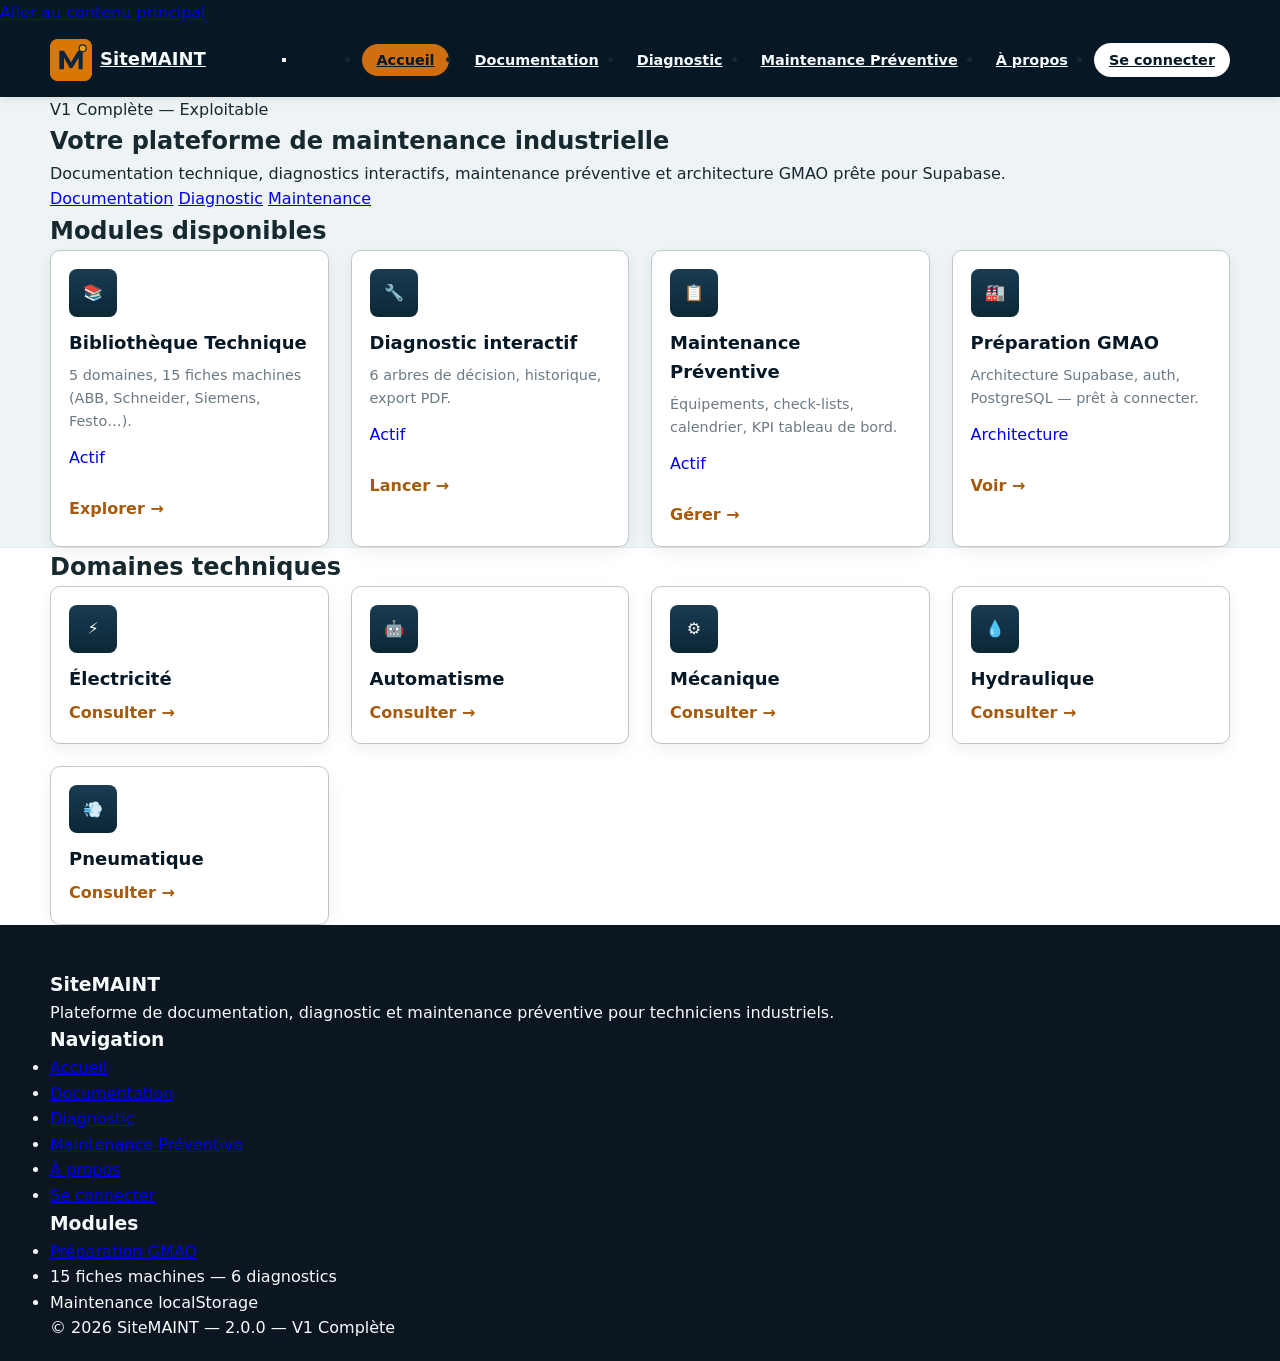
<file: index.html>
<!DOCTYPE html>
<html lang="fr">
<head>
  <meta charset="UTF-8">
  <meta name="viewport" content="width=device-width, initial-scale=1.0">
  <meta name="description" content="SiteMAINT — Bibliothèque technique, diagnostic et maintenance préventive industrielle.">
  <title>SiteMAINT — Maintenance Industrielle</title>
  <link rel="icon" href="assets/img/logo.svg" type="image/svg+xml">
  <link rel="stylesheet" href="assets/css/main.css">
  <link rel="stylesheet" href="assets/css/responsive.css">
</head>
<body>
  <header class="site-header" id="site-header"></header>
  <main id="main-content">
    <section class="hero">
      <div class="container hero-content">
        <span class="hero-badge">V1 Complète — Exploitable</span>
        <h1>Votre plateforme de maintenance industrielle</h1>
        <p>Documentation technique, diagnostics interactifs, maintenance préventive et architecture GMAO prête pour Supabase.</p>
        <div class="hero-actions">
          <a href="pages/documentation.html" class="btn btn-primary">Documentation</a>
          <a href="pages/diagnostic.html" class="btn btn-secondary">Diagnostic</a>
          <a href="pages/maintenance.html" class="btn btn-secondary">Maintenance</a>
        </div>
      </div>
    </section>

    <section class="section">
      <div class="container">
        <h2 class="section-title">Modules disponibles</h2>
        <div class="card-grid">
          <a href="pages/documentation.html" class="card" style="text-decoration:none;">
            <div class="card-icon" aria-hidden="true">📚</div>
            <h3>Bibliothèque Technique</h3>
            <p>5 domaines, 15 fiches machines (ABB, Schneider, Siemens, Festo…).</p>
            <span class="badge badge-phase">Actif</span>
            <br><br><span class="card-link">Explorer →</span>
          </a>
          <a href="pages/diagnostic.html" class="card" style="text-decoration:none;">
            <div class="card-icon" aria-hidden="true">🔧</div>
            <h3>Diagnostic interactif</h3>
            <p>6 arbres de décision, historique, export PDF.</p>
            <span class="badge badge-phase">Actif</span>
            <br><br><span class="card-link">Lancer →</span>
          </a>
          <a href="pages/maintenance.html" class="card" style="text-decoration:none;">
            <div class="card-icon" aria-hidden="true">📋</div>
            <h3>Maintenance Préventive</h3>
            <p>Équipements, check-lists, calendrier, KPI tableau de bord.</p>
            <span class="badge badge-phase">Actif</span>
            <br><br><span class="card-link">Gérer →</span>
          </a>
          <a href="pages/gmao.html" class="card" style="text-decoration:none;">
            <div class="card-icon" aria-hidden="true">🏭</div>
            <h3>Préparation GMAO</h3>
            <p>Architecture Supabase, auth, PostgreSQL — prêt à connecter.</p>
            <span class="badge badge-phase">Architecture</span>
            <br><br><span class="card-link">Voir →</span>
          </a>
        </div>
      </div>
    </section>

    <section class="section" style="background:var(--color-bg-card);border-top:1px solid var(--color-border-light);">
      <div class="container">
        <h2 class="section-title">Domaines techniques</h2>
        <div class="card-grid">
          <a href="documentation/electricite/index.html" class="card" style="text-decoration:none;"><div class="card-icon">⚡</div><h3>Électricité</h3><span class="card-link">Consulter →</span></a>
          <a href="documentation/automatisme/index.html" class="card" style="text-decoration:none;"><div class="card-icon">🤖</div><h3>Automatisme</h3><span class="card-link">Consulter →</span></a>
          <a href="documentation/mecanique/index.html" class="card" style="text-decoration:none;"><div class="card-icon">⚙️</div><h3>Mécanique</h3><span class="card-link">Consulter →</span></a>
          <a href="documentation/hydraulique/index.html" class="card" style="text-decoration:none;"><div class="card-icon">💧</div><h3>Hydraulique</h3><span class="card-link">Consulter →</span></a>
          <a href="documentation/pneumatique/index.html" class="card" style="text-decoration:none;"><div class="card-icon">💨</div><h3>Pneumatique</h3><span class="card-link">Consulter →</span></a>
        </div>
      </div>
    </section>
  </main>
  <footer class="site-footer" id="site-footer"></footer>
  <script src="assets/js/config.js"></script>
  <script src="assets/js/navigation.js"></script>
</body>
</html>
</file>
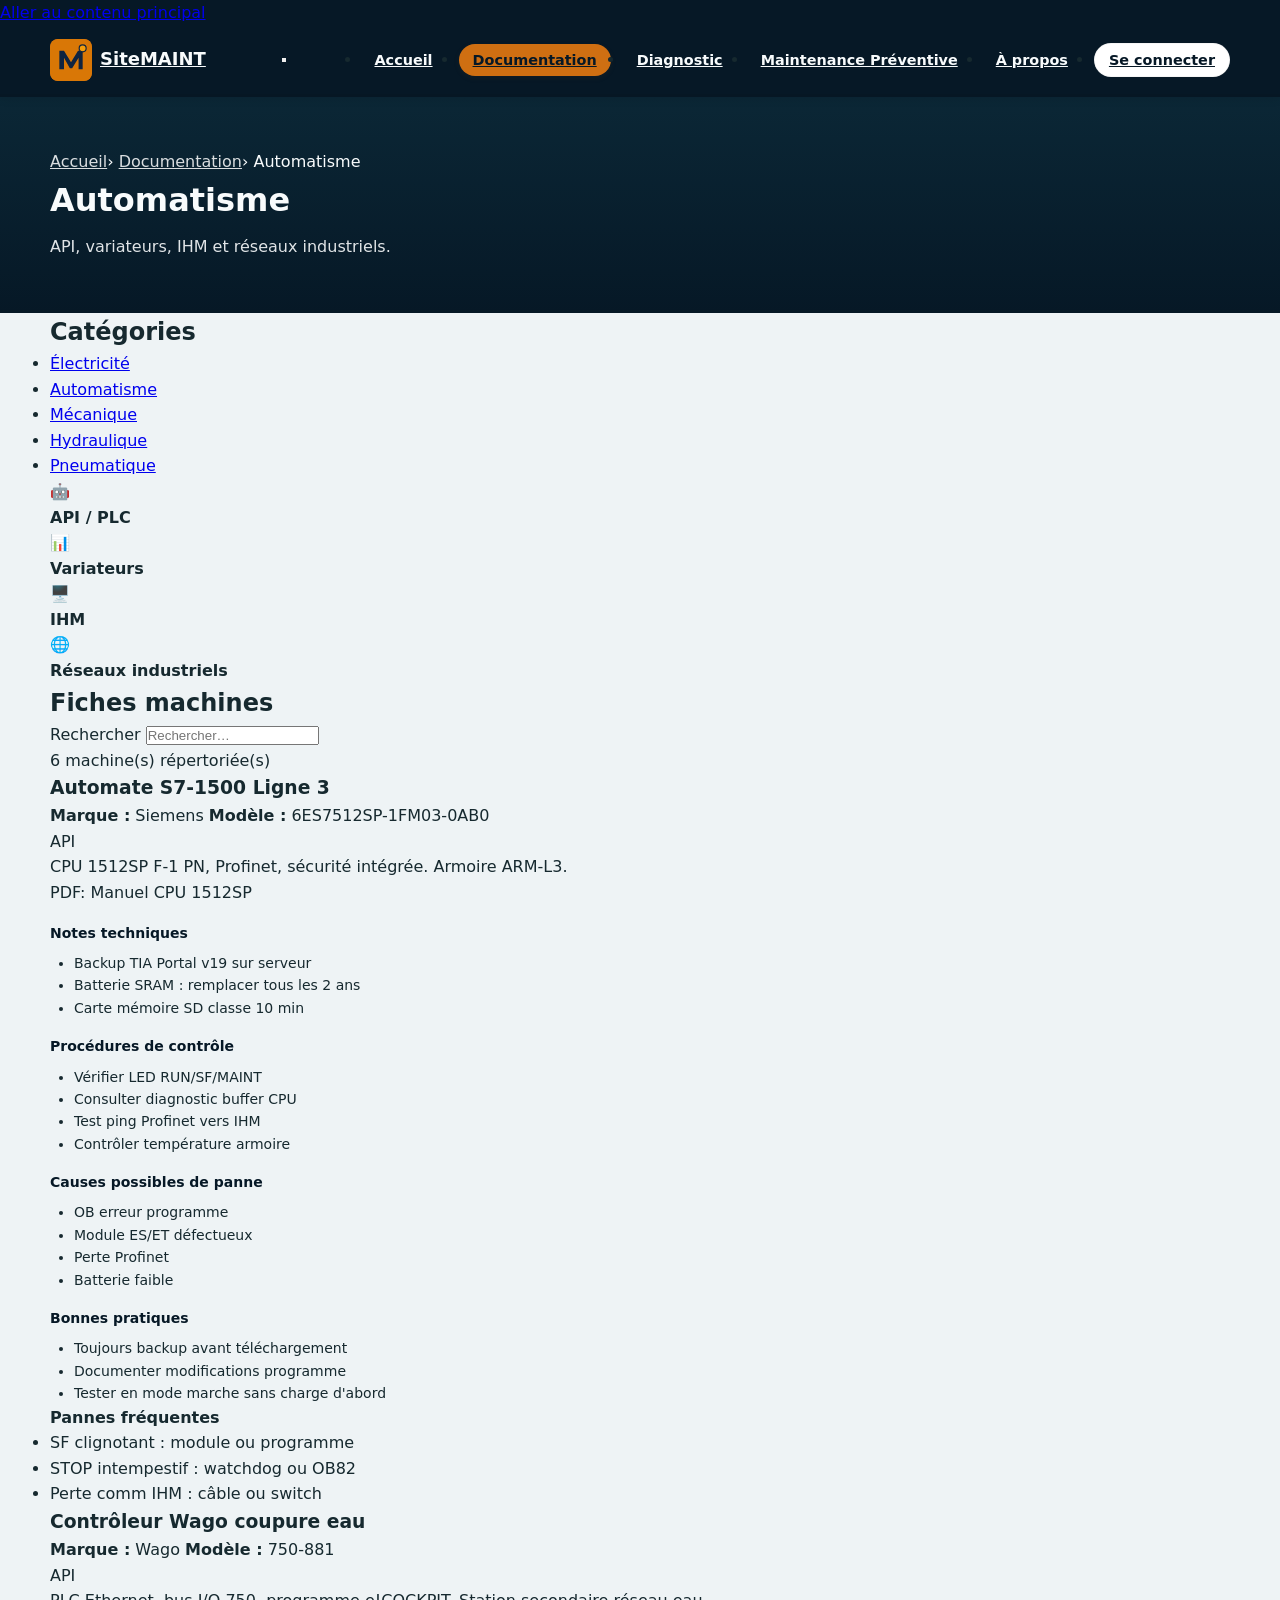
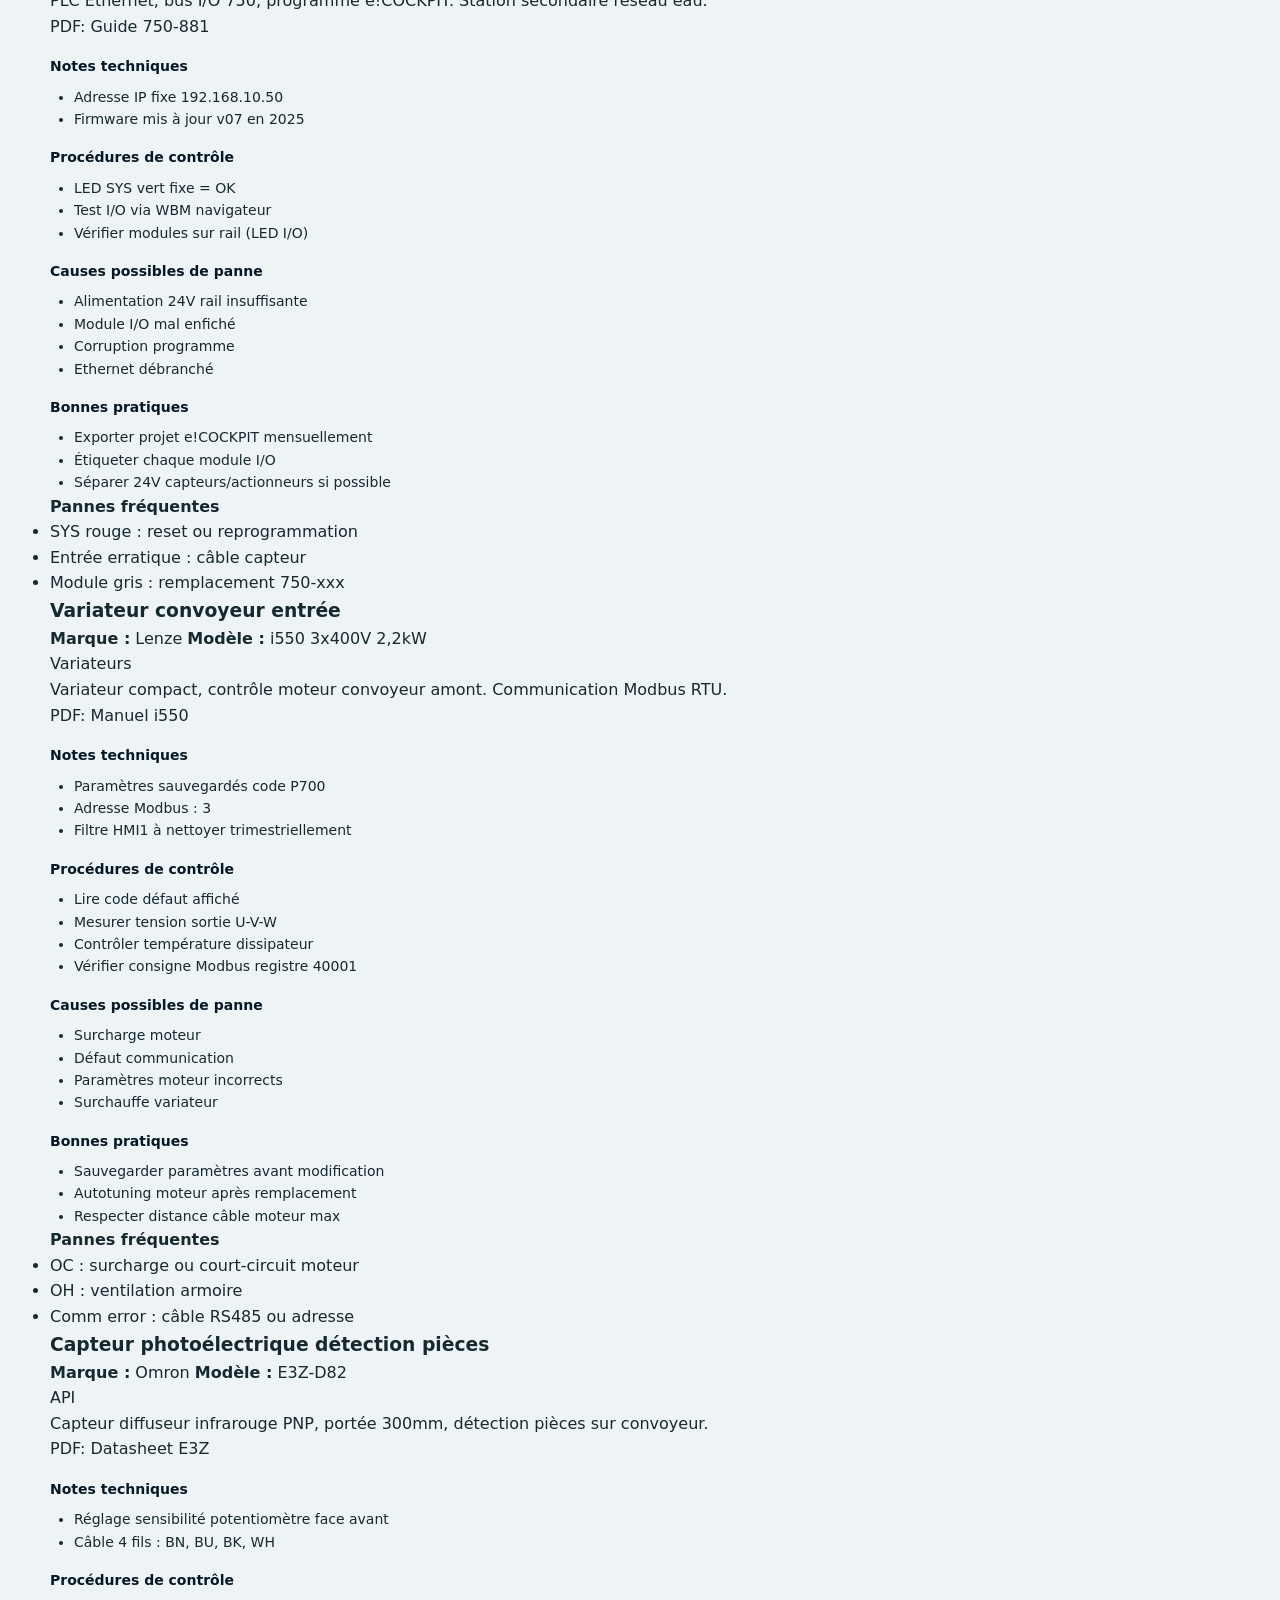
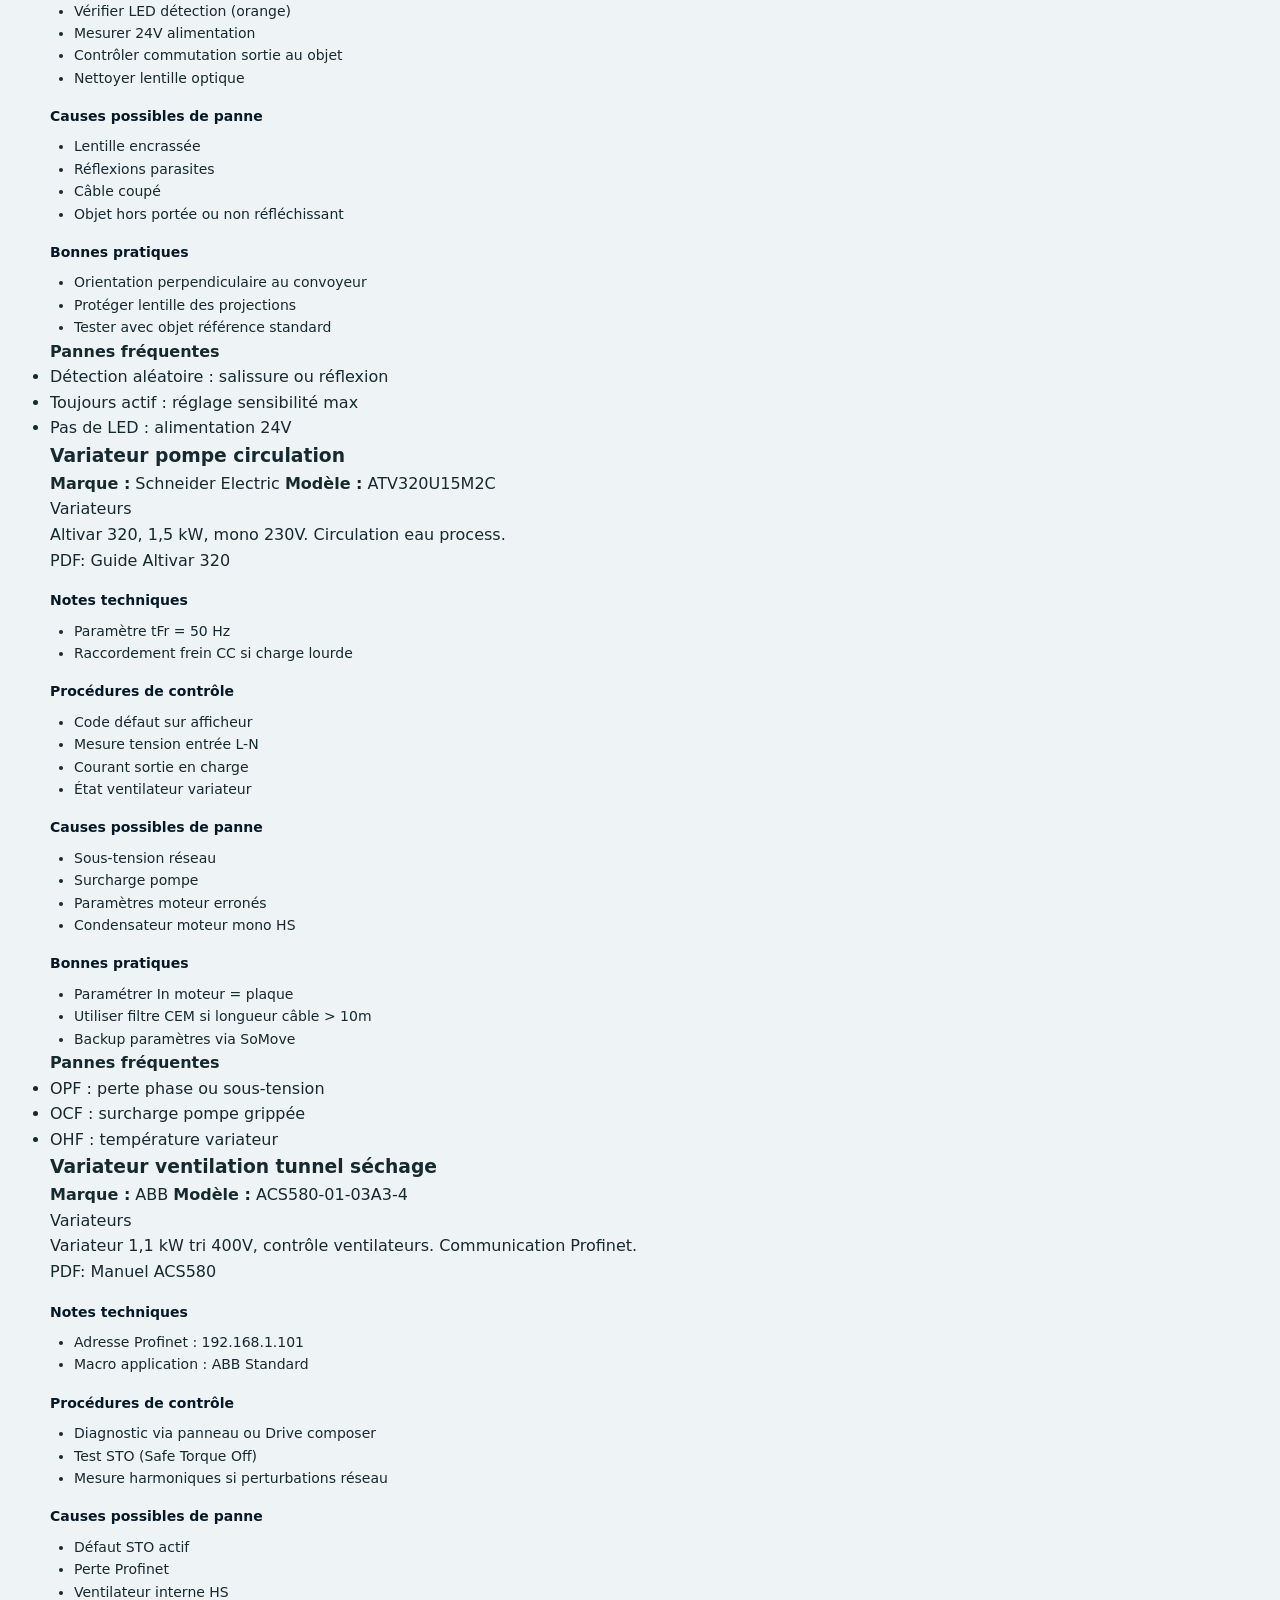
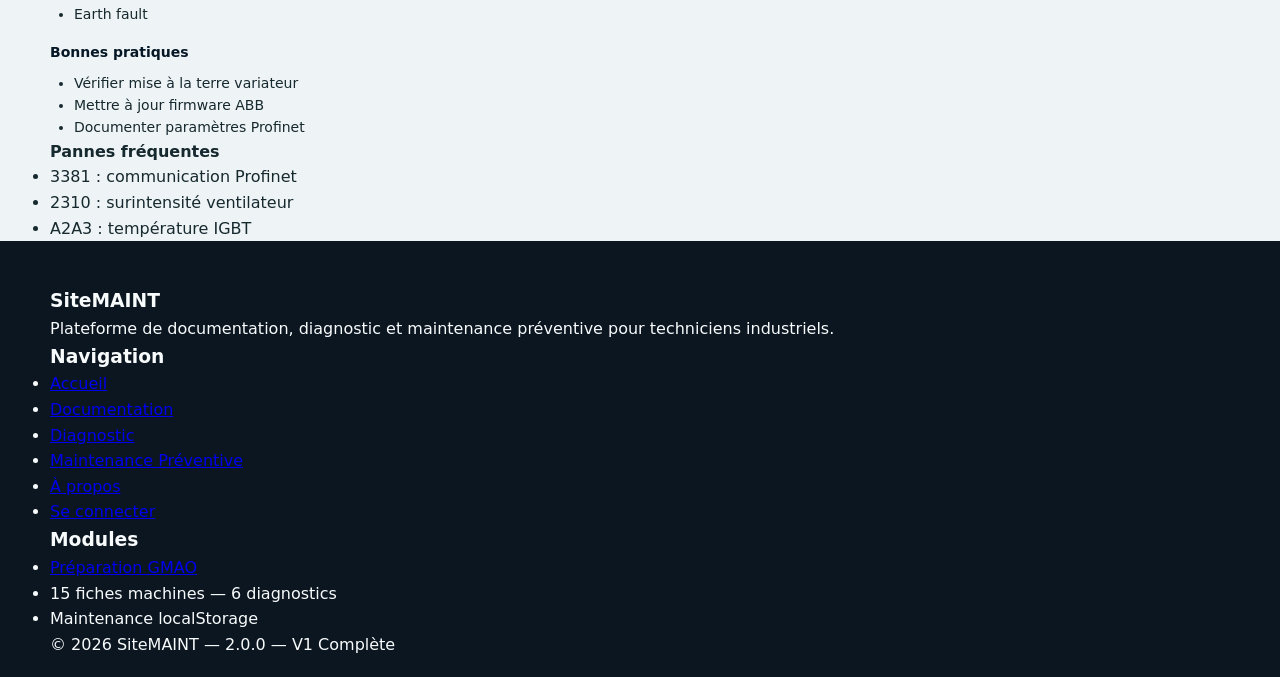
<file: documentation/automatisme/index.html>
<!DOCTYPE html>
<html lang="fr">
<head>
  <meta charset="UTF-8">
  <meta name="viewport" content="width=device-width, initial-scale=1.0">
  <meta name="description" content="Documentation automatisme — Siemens, Wago, Lenze, Omron, ABB, Schneider.">
  <title>Automatisme — SiteMAINT</title>
  <link rel="icon" href="../../assets/img/logo.svg" type="image/svg+xml">
  <link rel="stylesheet" href="../../assets/css/main.css">
  <link rel="stylesheet" href="../../assets/css/responsive.css">
</head>
<body>
  <header class="site-header" id="site-header"></header>
  <main id="main-content">
    <div class="page-header">
      <div class="container">
        <nav class="breadcrumb" aria-label="Fil d'Ariane">
          <a href="../../index.html">Accueil</a><span aria-hidden="true">›</span>
          <a href="../../pages/documentation.html">Documentation</a><span aria-hidden="true">›</span>
          <span>Automatisme</span>
        </nav>
        <h1>Automatisme</h1>
        <p>API, variateurs, IHM et réseaux industriels.</p>
      </div>
    </div>
    <div class="container category-layout">
      <aside class="sidebar" id="doc-sidebar"></aside>
      <div>
        <div class="subcategory-list">
          <div class="subcategory-item"><span class="icon">🤖</span><div><strong>API / PLC</strong></div></div>
          <div class="subcategory-item"><span class="icon">📊</span><div><strong>Variateurs</strong></div></div>
          <div class="subcategory-item"><span class="icon">🖥️</span><div><strong>IHM</strong></div></div>
          <div class="subcategory-item"><span class="icon">🌐</span><div><strong>Réseaux industriels</strong></div></div>
        </div>
        <h2 class="section-title">Fiches machines</h2>
        <div class="search-bar"><label for="machine-search" class="sr-only">Rechercher</label>
          <input type="search" id="machine-search" placeholder="Rechercher…"></div>
        <p id="search-results-info" class="search-results-info" aria-live="polite"></p>
        <div id="machine-list" class="machine-list"></div>
      </div>
    </div>
  </main>
  <footer class="site-footer" id="site-footer"></footer>
  <script src="../../assets/js/core/utils.js"></script>
  <script src="../../assets/js/core/data-provider.js"></script>
  <script src="../../assets/js/config.js"></script>
  <script src="../../assets/js/navigation.js"></script>
  <script src="../../assets/js/search.js"></script>
  <script src="../../assets/js/services/machine-service.js"></script>
  <script src="../../assets/js/modules/doc-category.js"></script>
  <script>
    document.addEventListener("DOMContentLoaded", () => initDocCategoryPage({
      categoryId: "automatisme", jsonPath: "../../data/machines.json",
    }));
  </script>
</body>
</html>
</file>
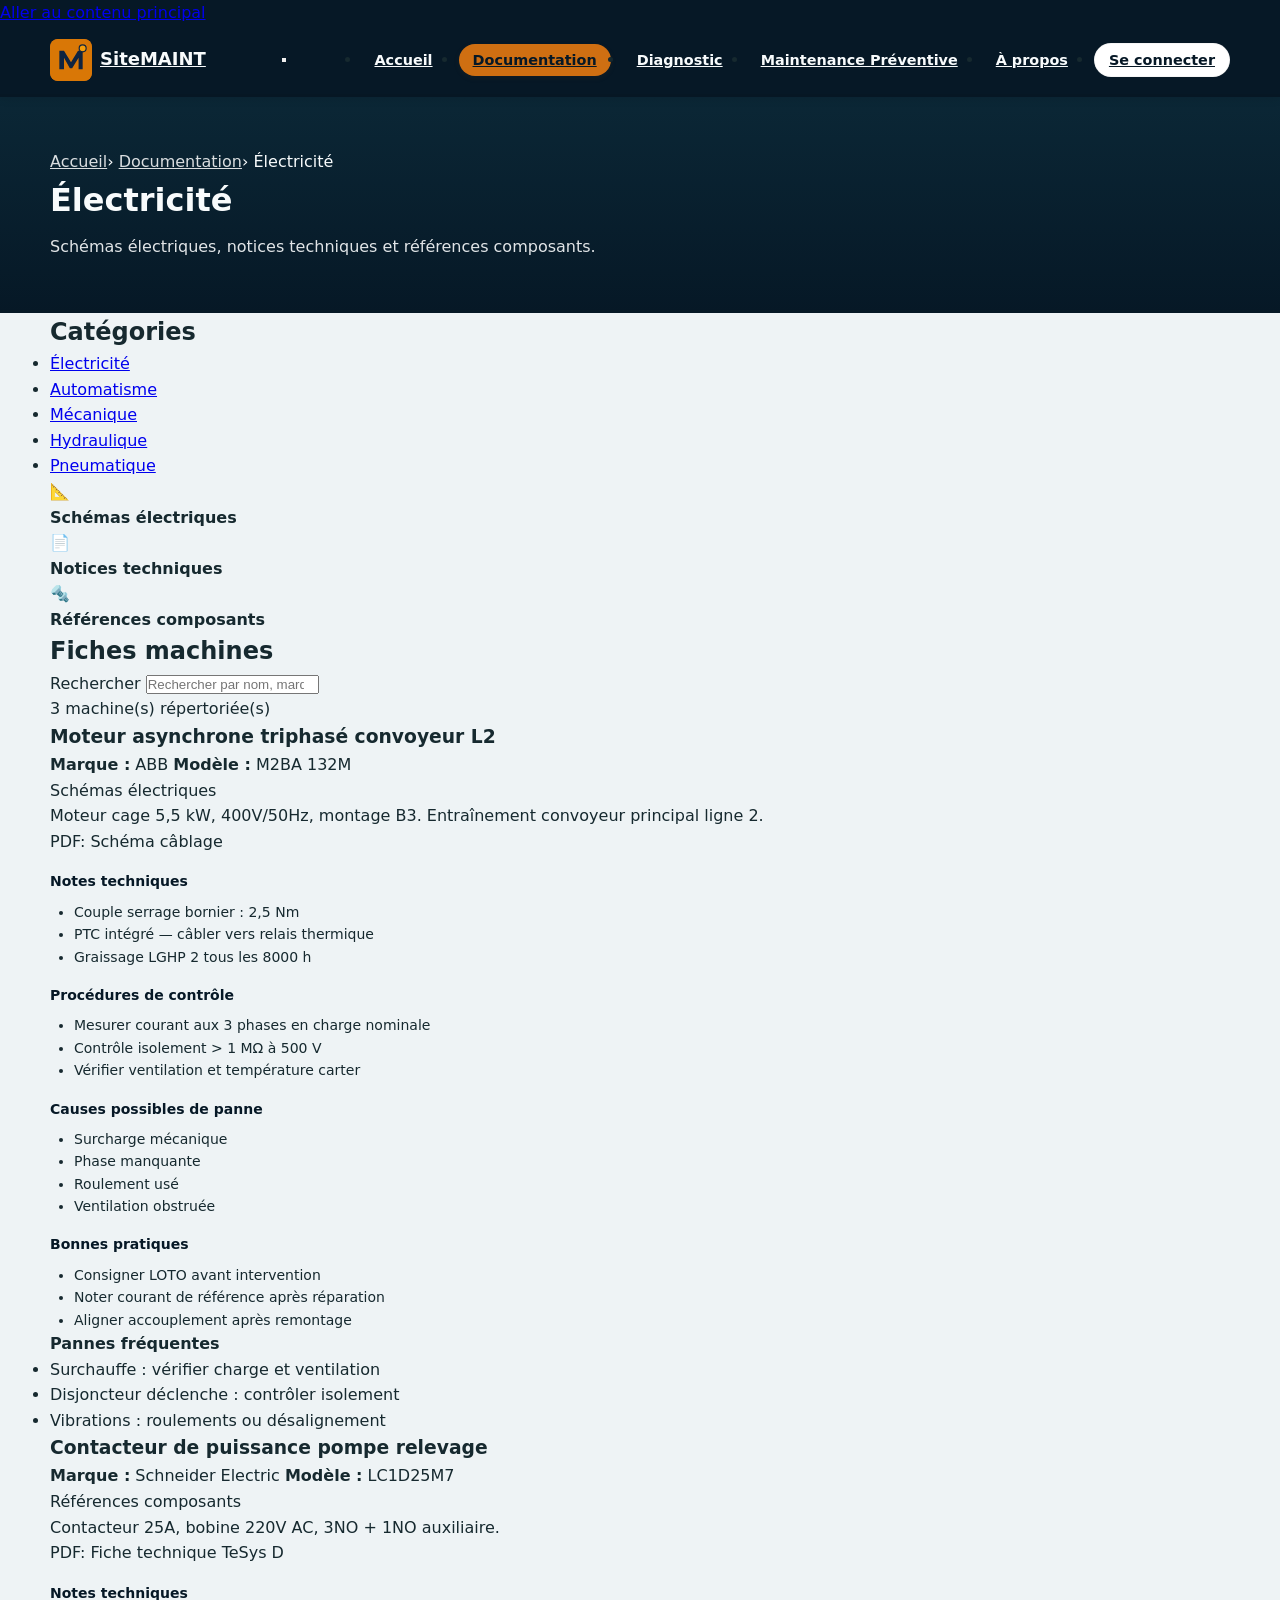
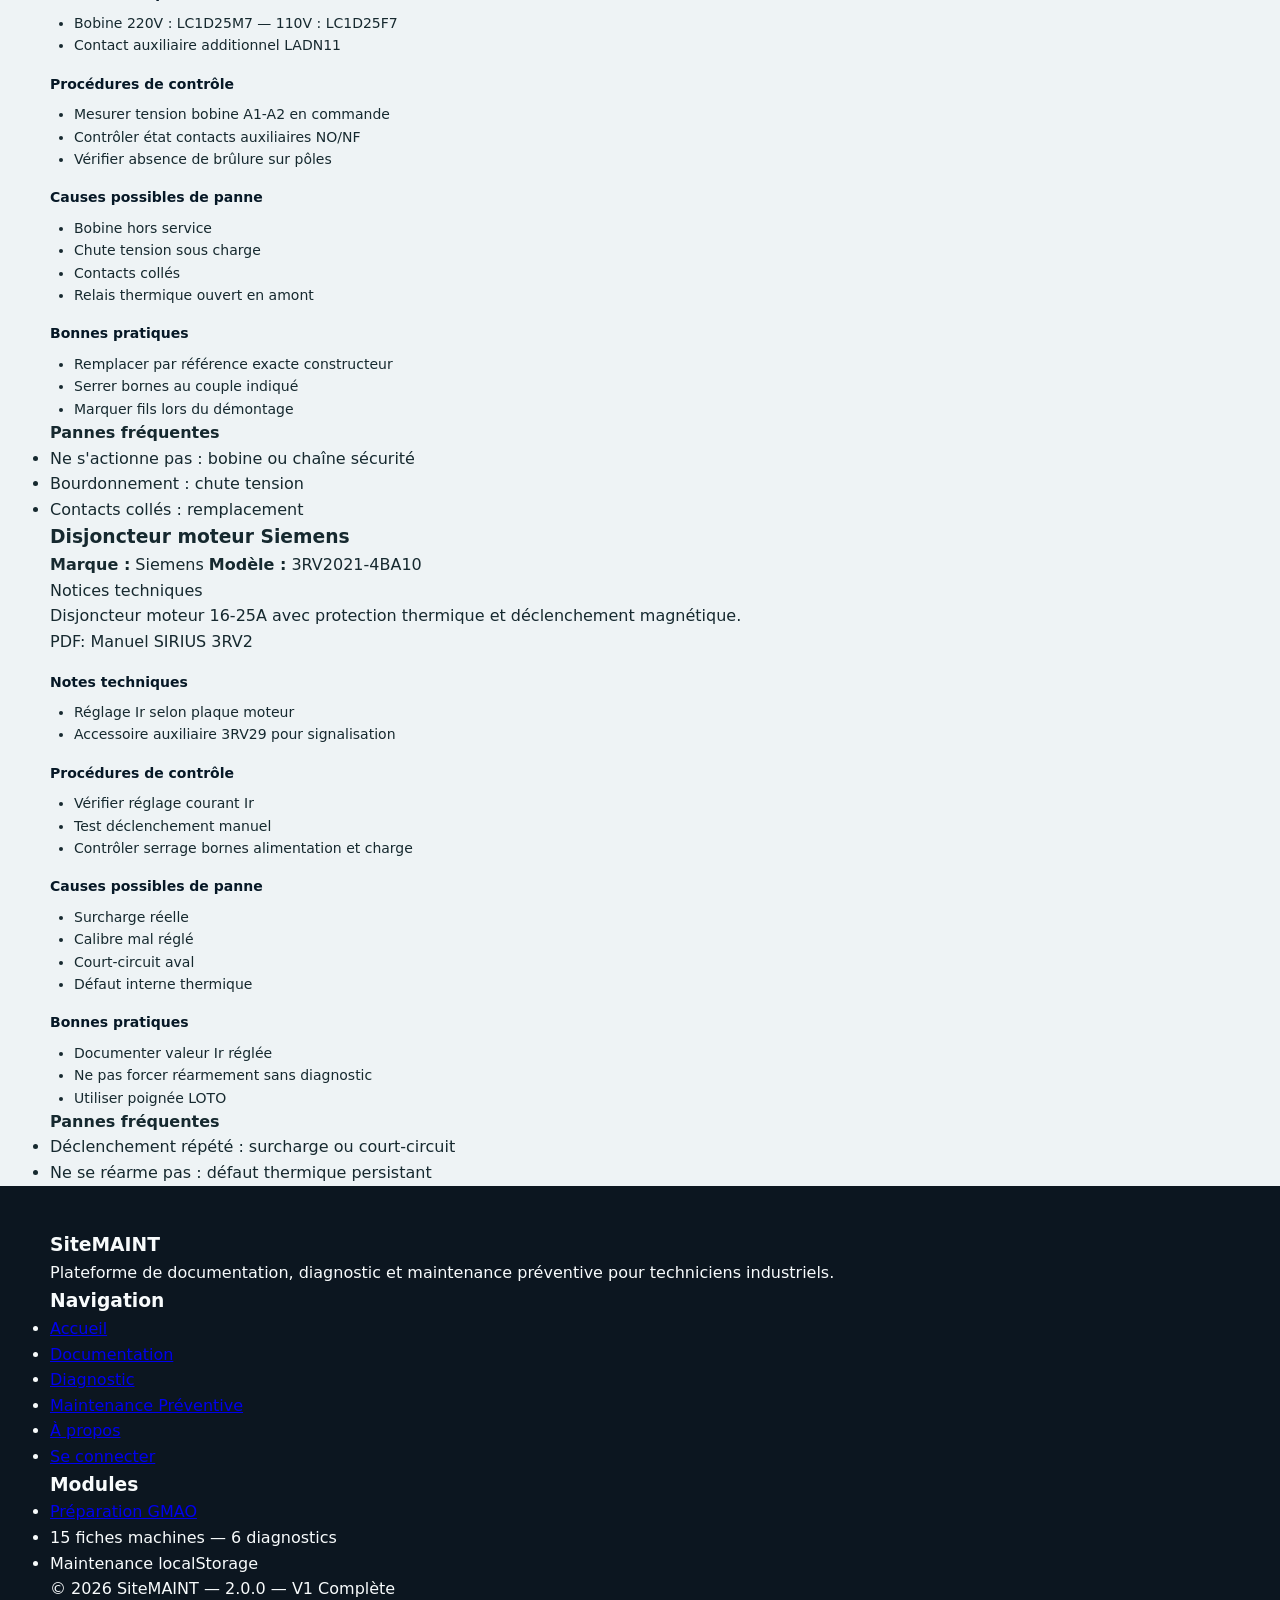
<file: documentation/electricite/index.html>
<!DOCTYPE html>
<html lang="fr">
<head>
  <meta charset="UTF-8">
  <meta name="viewport" content="width=device-width, initial-scale=1.0">
  <meta name="description" content="Documentation électricité — Schneider, ABB, Siemens.">
  <title>Électricité — SiteMAINT</title>
  <link rel="icon" href="../../assets/img/logo.svg" type="image/svg+xml">
  <link rel="stylesheet" href="../../assets/css/main.css">
  <link rel="stylesheet" href="../../assets/css/responsive.css">
</head>
<body>
  <header class="site-header" id="site-header"></header>
  <main id="main-content">
    <div class="page-header">
      <div class="container">
        <nav class="breadcrumb" aria-label="Fil d'Ariane">
          <a href="../../index.html">Accueil</a><span aria-hidden="true">›</span>
          <a href="../../pages/documentation.html">Documentation</a><span aria-hidden="true">›</span>
          <span>Électricité</span>
        </nav>
        <h1>Électricité</h1>
        <p>Schémas électriques, notices techniques et références composants.</p>
      </div>
    </div>
    <div class="container category-layout">
      <aside class="sidebar" id="doc-sidebar"></aside>
      <div>
        <div class="subcategory-list">
          <div class="subcategory-item"><span class="icon" aria-hidden="true">📐</span><div><strong>Schémas électriques</strong></div></div>
          <div class="subcategory-item"><span class="icon" aria-hidden="true">📄</span><div><strong>Notices techniques</strong></div></div>
          <div class="subcategory-item"><span class="icon" aria-hidden="true">🔩</span><div><strong>Références composants</strong></div></div>
        </div>
        <h2 class="section-title">Fiches machines</h2>
        <div class="search-bar">
          <label for="machine-search" class="sr-only">Rechercher</label>
          <input type="search" id="machine-search" placeholder="Rechercher par nom, marque, modèle…">
        </div>
        <p id="search-results-info" class="search-results-info" aria-live="polite"></p>
        <div id="machine-list" class="machine-list"></div>
      </div>
    </div>
  </main>
  <footer class="site-footer" id="site-footer"></footer>
  <script src="../../assets/js/core/utils.js"></script>
  <script src="../../assets/js/core/data-provider.js"></script>
  <script src="../../assets/js/config.js"></script>
  <script src="../../assets/js/navigation.js"></script>
  <script src="../../assets/js/search.js"></script>
  <script src="../../assets/js/services/machine-service.js"></script>
  <script src="../../assets/js/modules/doc-category.js"></script>
  <script>
    document.addEventListener("DOMContentLoaded", () => initDocCategoryPage({
      categoryId: "electricite",
      jsonPath: "../../data/machines.json",
    }));
  </script>
</body>
</html>
</file>
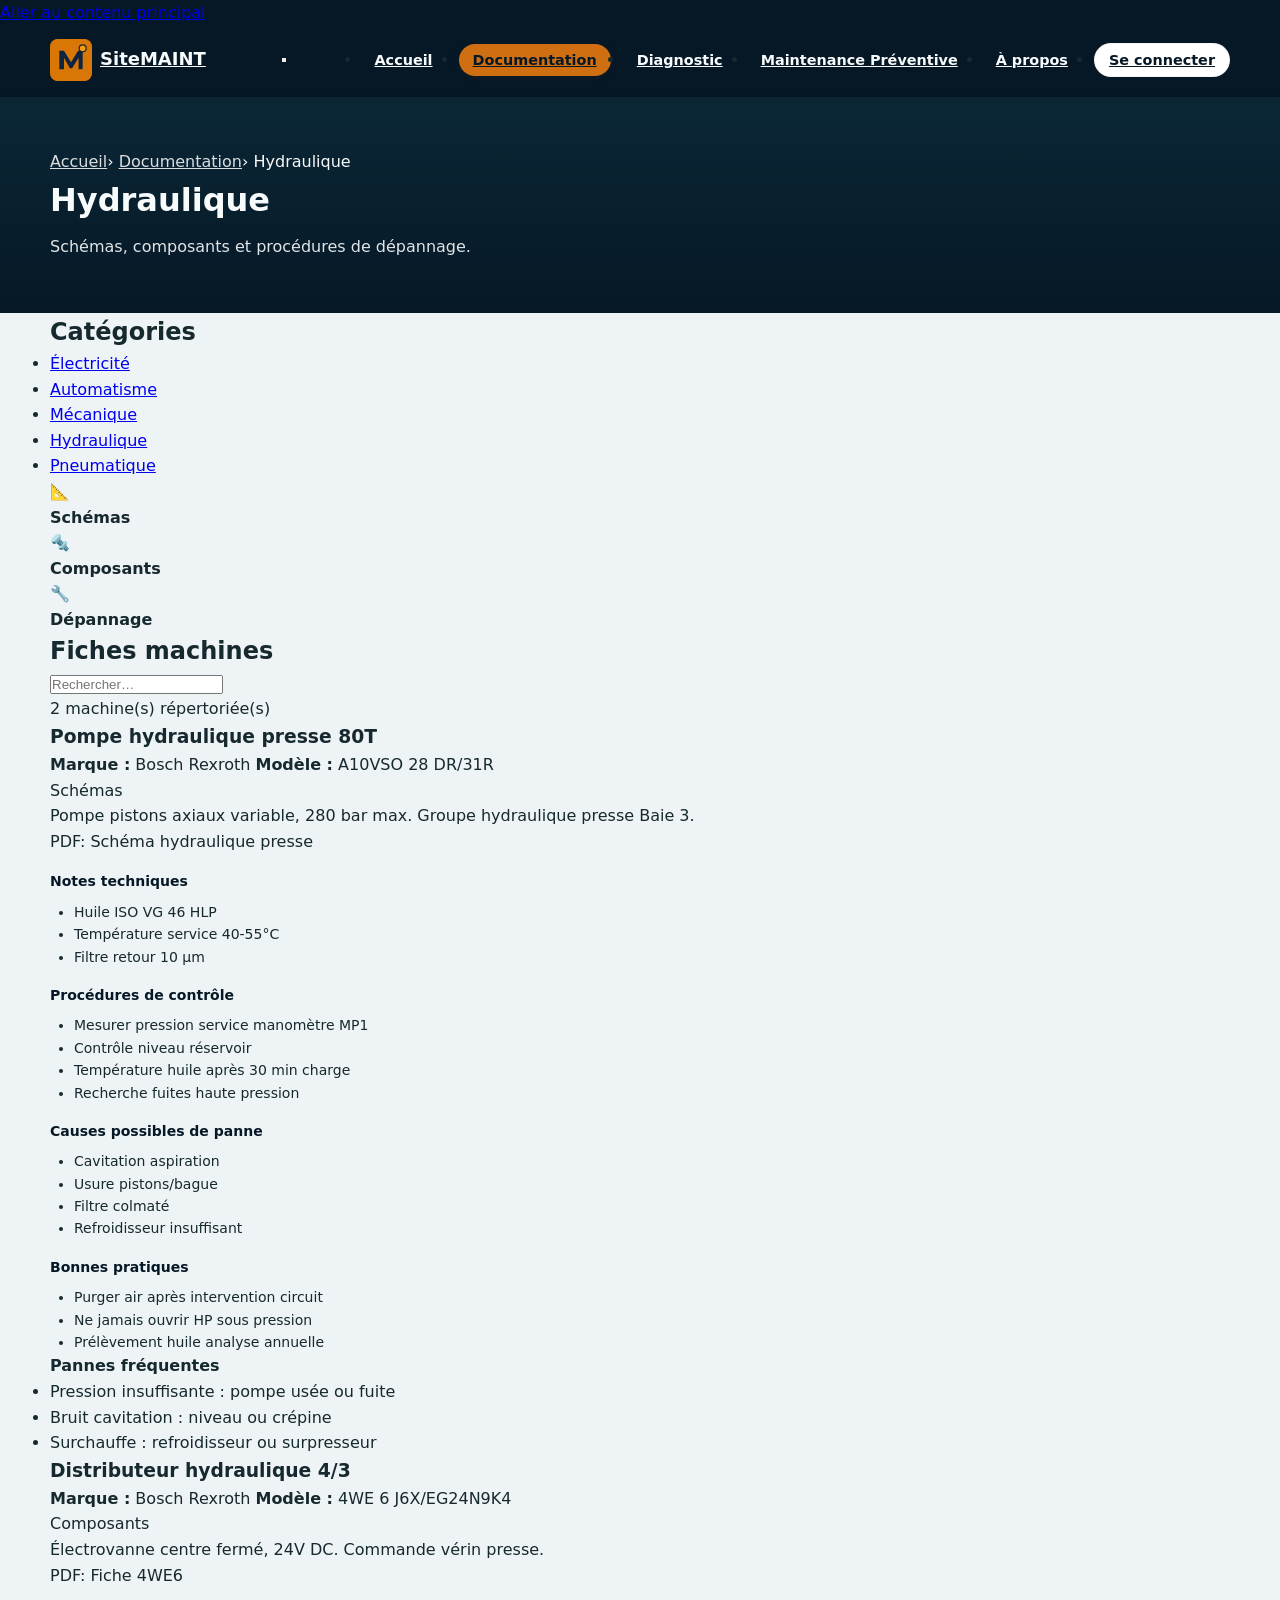
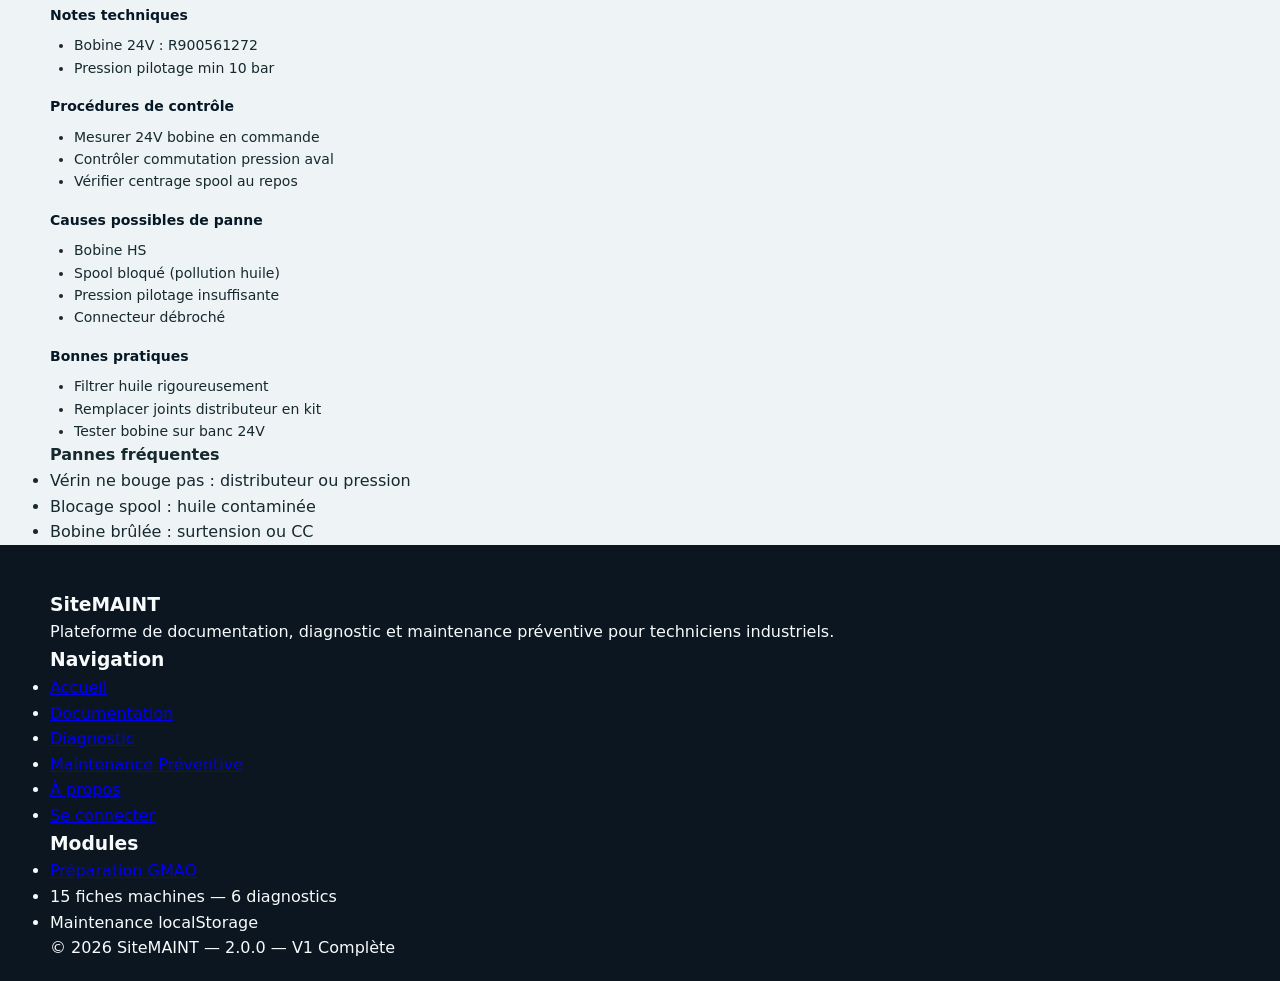
<file: documentation/hydraulique/index.html>
<!DOCTYPE html>
<html lang="fr">
<head>
  <meta charset="UTF-8">
  <meta name="viewport" content="width=device-width, initial-scale=1.0">
  <meta name="description" content="Documentation hydraulique — Bosch Rexroth, schémas et dépannage.">
  <title>Hydraulique — SiteMAINT</title>
  <link rel="icon" href="../../assets/img/logo.svg" type="image/svg+xml">
  <link rel="stylesheet" href="../../assets/css/main.css">
  <link rel="stylesheet" href="../../assets/css/responsive.css">
</head>
<body>
  <header class="site-header" id="site-header"></header>
  <main id="main-content">
    <div class="page-header">
      <div class="container">
        <nav class="breadcrumb" aria-label="Fil d'Ariane">
          <a href="../../index.html">Accueil</a><span aria-hidden="true">›</span>
          <a href="../../pages/documentation.html">Documentation</a><span aria-hidden="true">›</span>
          <span>Hydraulique</span>
        </nav>
        <h1>Hydraulique</h1>
        <p>Schémas, composants et procédures de dépannage.</p>
      </div>
    </div>
    <div class="container category-layout">
      <aside class="sidebar" id="doc-sidebar"></aside>
      <div>
        <div class="subcategory-list">
          <div class="subcategory-item"><span class="icon">📐</span><div><strong>Schémas</strong></div></div>
          <div class="subcategory-item"><span class="icon">🔩</span><div><strong>Composants</strong></div></div>
          <div class="subcategory-item"><span class="icon">🔧</span><div><strong>Dépannage</strong></div></div>
        </div>
        <h2 class="section-title">Fiches machines</h2>
        <div class="search-bar"><input type="search" id="machine-search" placeholder="Rechercher…" aria-label="Rechercher"></div>
        <p id="search-results-info" class="search-results-info" aria-live="polite"></p>
        <div id="machine-list" class="machine-list"></div>
      </div>
    </div>
  </main>
  <footer class="site-footer" id="site-footer"></footer>
  <script src="../../assets/js/core/utils.js"></script>
  <script src="../../assets/js/core/data-provider.js"></script>
  <script src="../../assets/js/config.js"></script>
  <script src="../../assets/js/navigation.js"></script>
  <script src="../../assets/js/search.js"></script>
  <script src="../../assets/js/services/machine-service.js"></script>
  <script src="../../assets/js/modules/doc-category.js"></script>
  <script>
    document.addEventListener("DOMContentLoaded", () => initDocCategoryPage({
      categoryId: "hydraulique", jsonPath: "../../data/machines.json",
    }));
  </script>
</body>
</html>
</file>
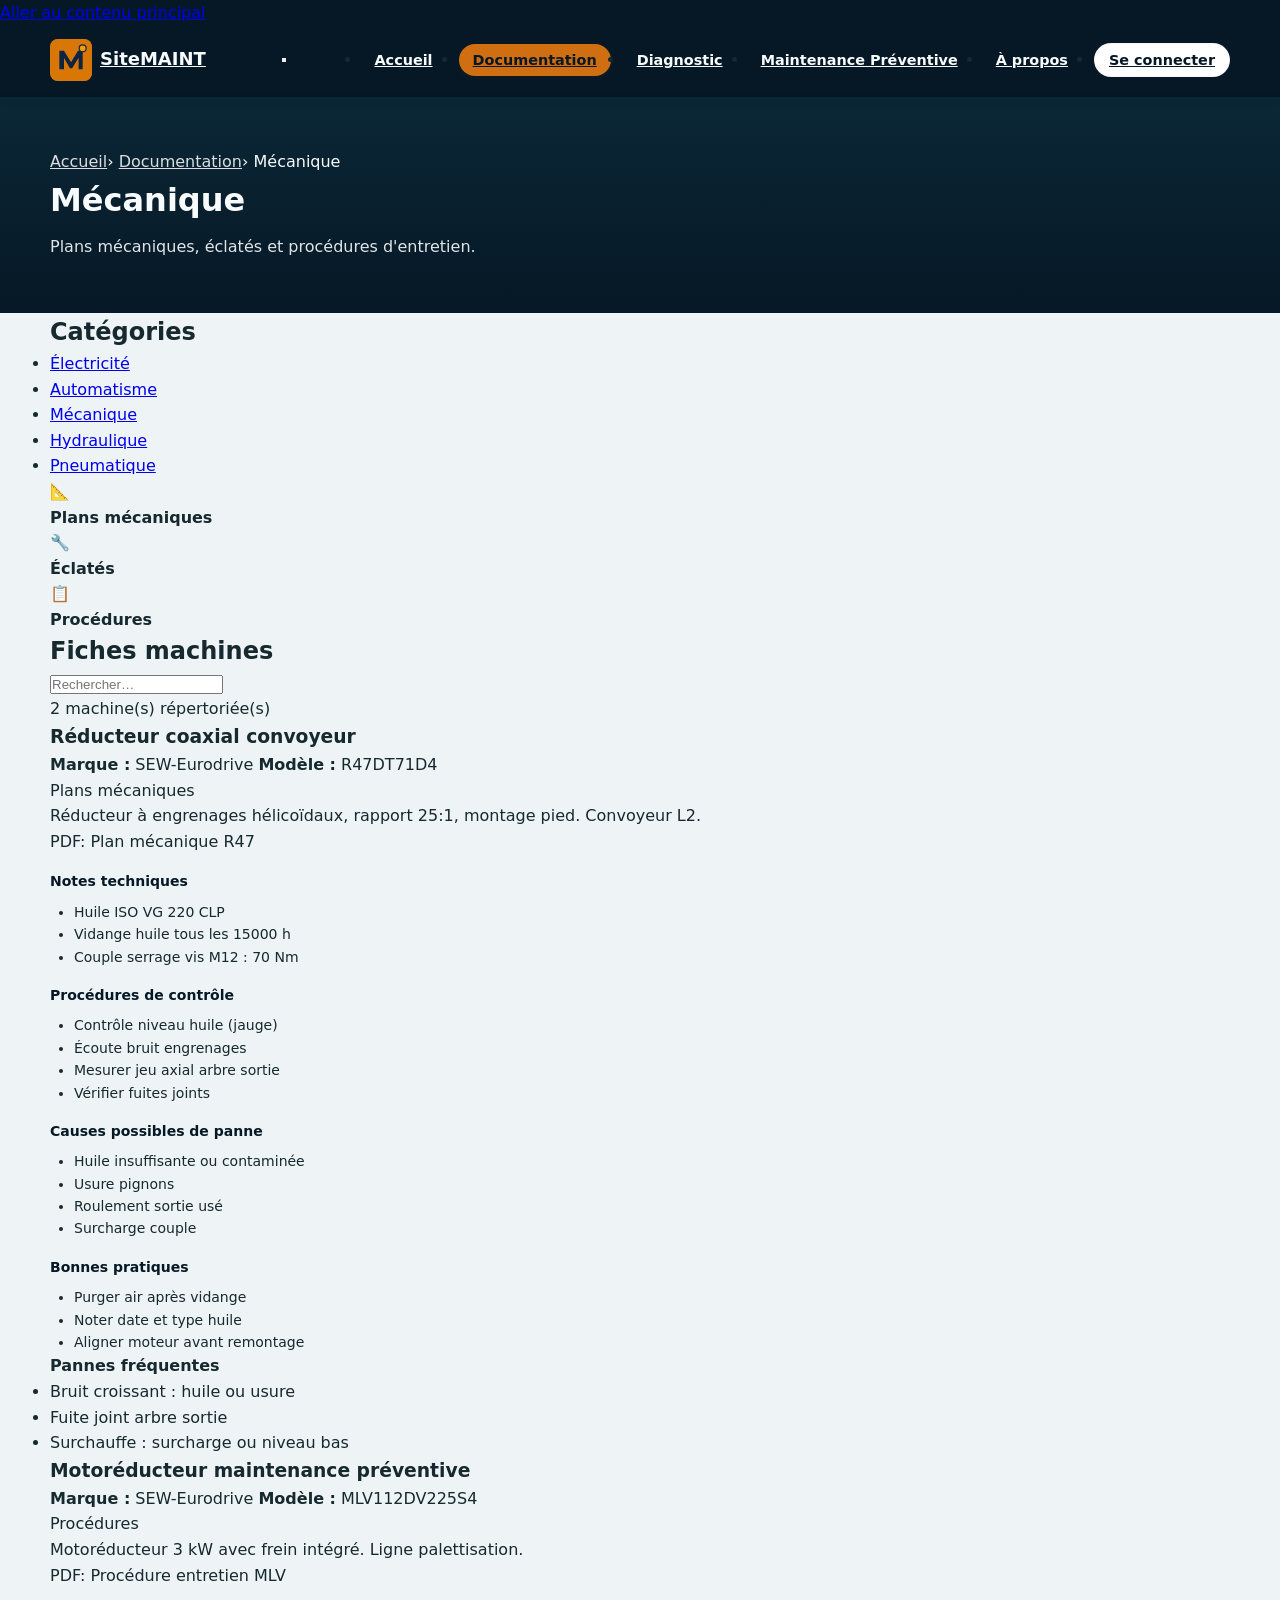
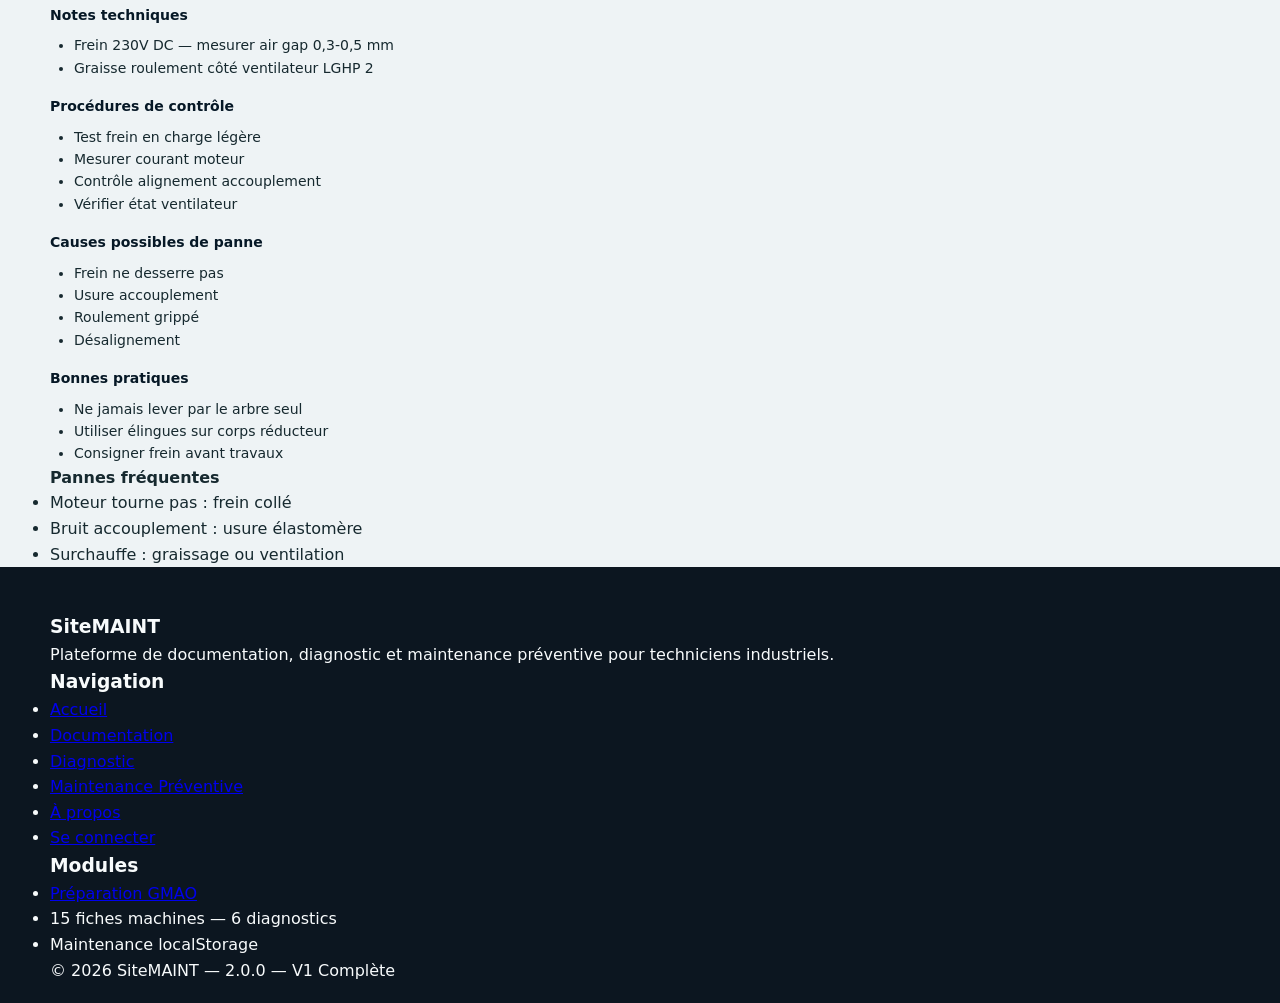
<file: documentation/mecanique/index.html>
<!DOCTYPE html>
<html lang="fr">
<head>
  <meta charset="UTF-8">
  <meta name="viewport" content="width=device-width, initial-scale=1.0">
  <meta name="description" content="Documentation mécanique — SEW-Eurodrive, plans et procédures.">
  <title>Mécanique — SiteMAINT</title>
  <link rel="icon" href="../../assets/img/logo.svg" type="image/svg+xml">
  <link rel="stylesheet" href="../../assets/css/main.css">
  <link rel="stylesheet" href="../../assets/css/responsive.css">
</head>
<body>
  <header class="site-header" id="site-header"></header>
  <main id="main-content">
    <div class="page-header">
      <div class="container">
        <nav class="breadcrumb" aria-label="Fil d'Ariane">
          <a href="../../index.html">Accueil</a><span aria-hidden="true">›</span>
          <a href="../../pages/documentation.html">Documentation</a><span aria-hidden="true">›</span>
          <span>Mécanique</span>
        </nav>
        <h1>Mécanique</h1>
        <p>Plans mécaniques, éclatés et procédures d'entretien.</p>
      </div>
    </div>
    <div class="container category-layout">
      <aside class="sidebar" id="doc-sidebar"></aside>
      <div>
        <div class="subcategory-list">
          <div class="subcategory-item"><span class="icon">📐</span><div><strong>Plans mécaniques</strong></div></div>
          <div class="subcategory-item"><span class="icon">🔧</span><div><strong>Éclatés</strong></div></div>
          <div class="subcategory-item"><span class="icon">📋</span><div><strong>Procédures</strong></div></div>
        </div>
        <h2 class="section-title">Fiches machines</h2>
        <div class="search-bar"><input type="search" id="machine-search" placeholder="Rechercher…" aria-label="Rechercher"></div>
        <p id="search-results-info" class="search-results-info" aria-live="polite"></p>
        <div id="machine-list" class="machine-list"></div>
      </div>
    </div>
  </main>
  <footer class="site-footer" id="site-footer"></footer>
  <script src="../../assets/js/core/utils.js"></script>
  <script src="../../assets/js/core/data-provider.js"></script>
  <script src="../../assets/js/config.js"></script>
  <script src="../../assets/js/navigation.js"></script>
  <script src="../../assets/js/search.js"></script>
  <script src="../../assets/js/services/machine-service.js"></script>
  <script src="../../assets/js/modules/doc-category.js"></script>
  <script>
    document.addEventListener("DOMContentLoaded", () => initDocCategoryPage({
      categoryId: "mecanique", jsonPath: "../../data/machines.json",
    }));
  </script>
</body>
</html>
</file>
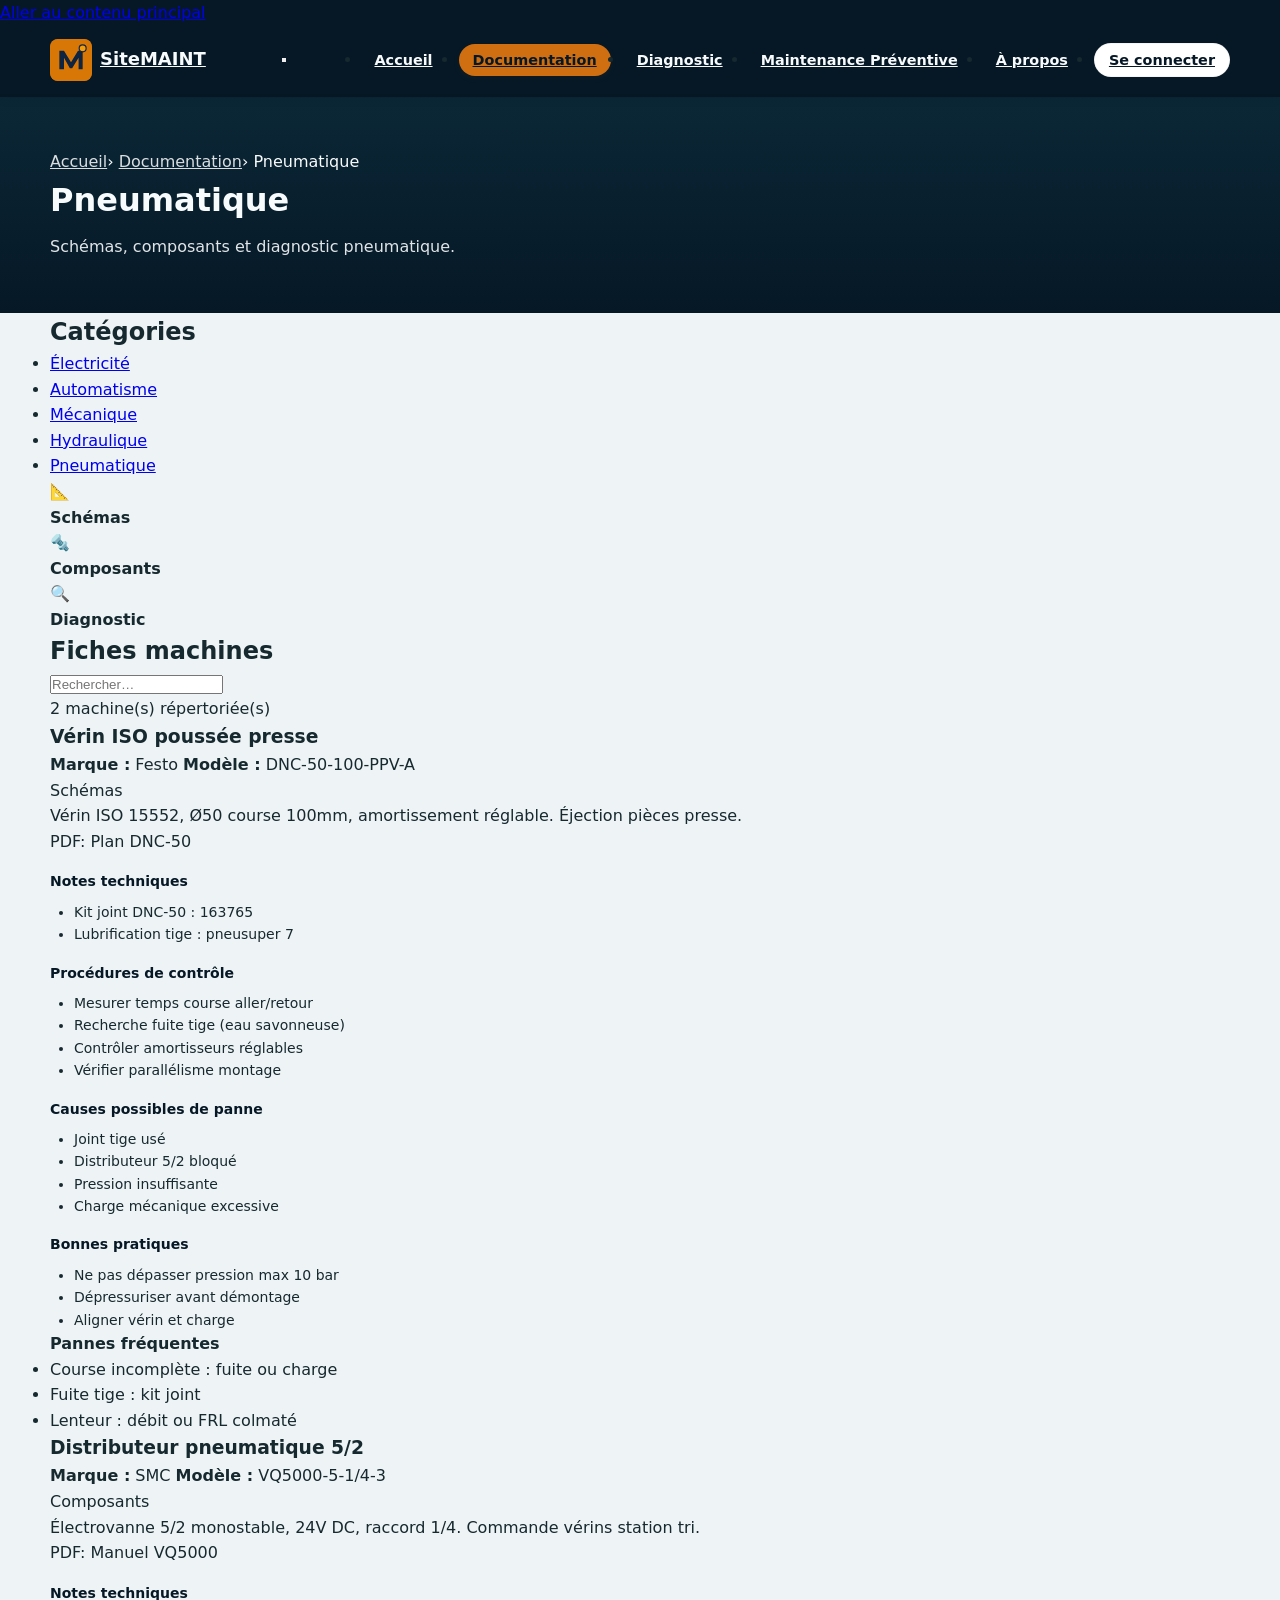
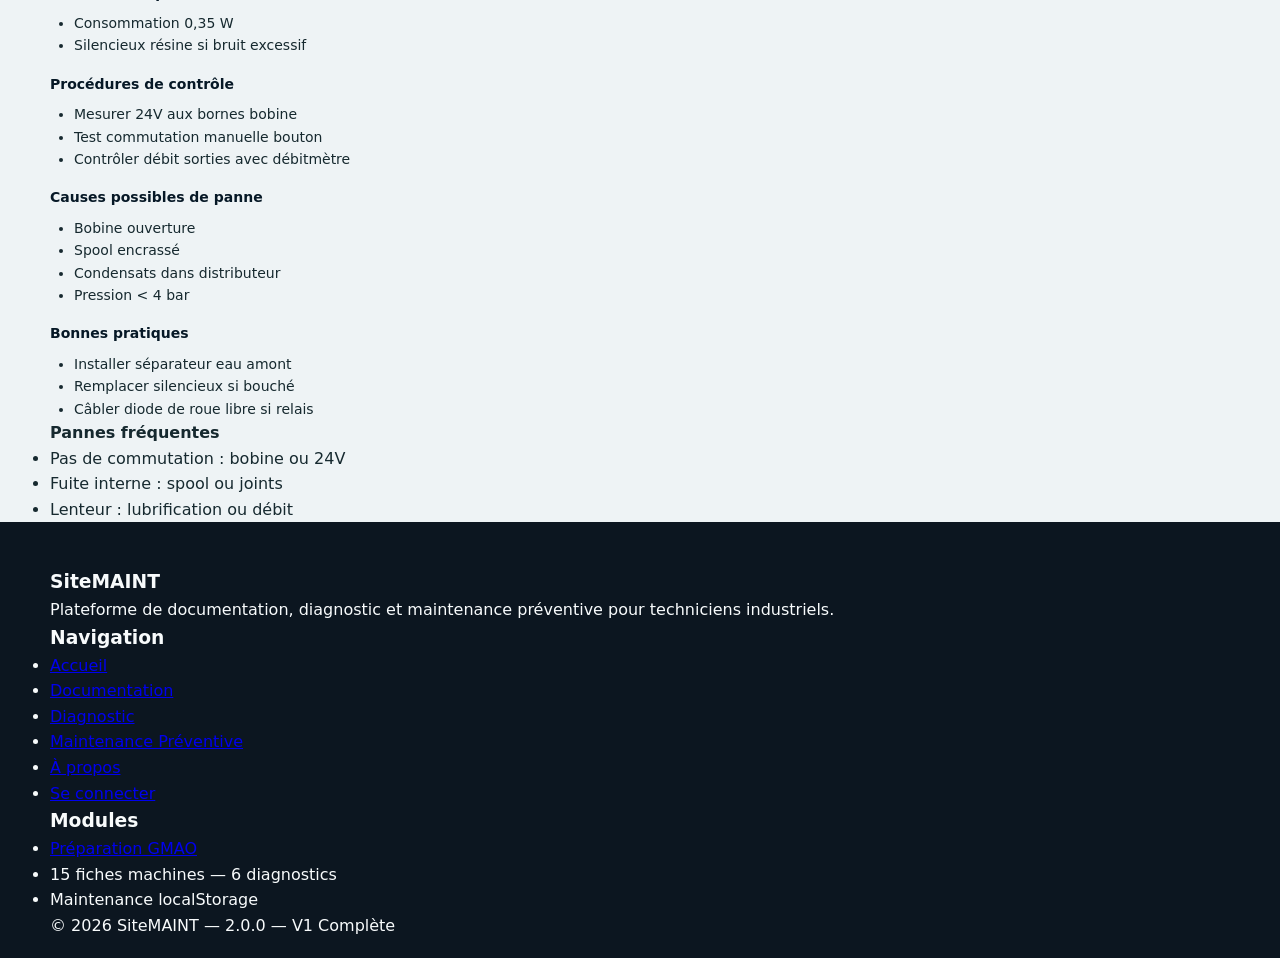
<file: documentation/pneumatique/index.html>
<!DOCTYPE html>
<html lang="fr">
<head>
  <meta charset="UTF-8">
  <meta name="viewport" content="width=device-width, initial-scale=1.0">
  <meta name="description" content="Documentation pneumatique — Festo, SMC, schémas et diagnostic.">
  <title>Pneumatique — SiteMAINT</title>
  <link rel="icon" href="../../assets/img/logo.svg" type="image/svg+xml">
  <link rel="stylesheet" href="../../assets/css/main.css">
  <link rel="stylesheet" href="../../assets/css/responsive.css">
</head>
<body>
  <header class="site-header" id="site-header"></header>
  <main id="main-content">
    <div class="page-header">
      <div class="container">
        <nav class="breadcrumb" aria-label="Fil d'Ariane">
          <a href="../../index.html">Accueil</a><span aria-hidden="true">›</span>
          <a href="../../pages/documentation.html">Documentation</a><span aria-hidden="true">›</span>
          <span>Pneumatique</span>
        </nav>
        <h1>Pneumatique</h1>
        <p>Schémas, composants et diagnostic pneumatique.</p>
      </div>
    </div>
    <div class="container category-layout">
      <aside class="sidebar" id="doc-sidebar"></aside>
      <div>
        <div class="subcategory-list">
          <div class="subcategory-item"><span class="icon">📐</span><div><strong>Schémas</strong></div></div>
          <div class="subcategory-item"><span class="icon">🔩</span><div><strong>Composants</strong></div></div>
          <div class="subcategory-item"><span class="icon">🔍</span><div><strong>Diagnostic</strong></div></div>
        </div>
        <h2 class="section-title">Fiches machines</h2>
        <div class="search-bar"><input type="search" id="machine-search" placeholder="Rechercher…" aria-label="Rechercher"></div>
        <p id="search-results-info" class="search-results-info" aria-live="polite"></p>
        <div id="machine-list" class="machine-list"></div>
      </div>
    </div>
  </main>
  <footer class="site-footer" id="site-footer"></footer>
  <script src="../../assets/js/core/utils.js"></script>
  <script src="../../assets/js/core/data-provider.js"></script>
  <script src="../../assets/js/config.js"></script>
  <script src="../../assets/js/navigation.js"></script>
  <script src="../../assets/js/search.js"></script>
  <script src="../../assets/js/services/machine-service.js"></script>
  <script src="../../assets/js/modules/doc-category.js"></script>
  <script>
    document.addEventListener("DOMContentLoaded", () => initDocCategoryPage({
      categoryId: "pneumatique", jsonPath: "../../data/machines.json",
    }));
  </script>
</body>
</html>
</file>
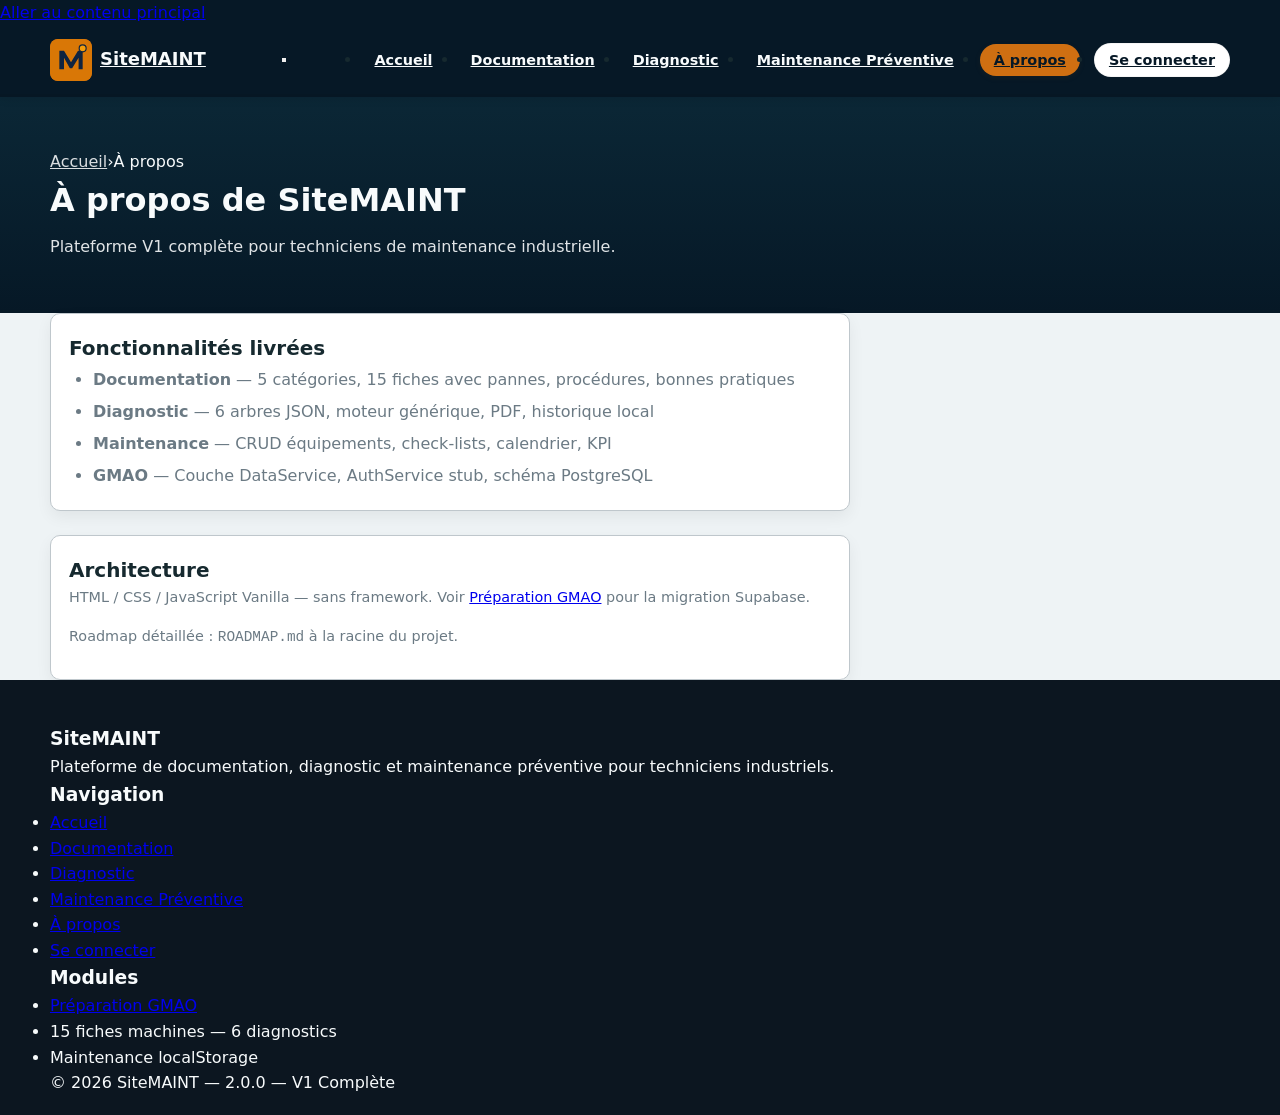
<file: pages/about.html>
<!DOCTYPE html>
<html lang="fr">
<head>
  <meta charset="UTF-8">
  <meta name="viewport" content="width=device-width, initial-scale=1.0">
  <title>À propos — SiteMAINT</title>
  <link rel="icon" href="../assets/img/logo.svg" type="image/svg+xml">
  <link rel="stylesheet" href="../assets/css/main.css">
  <link rel="stylesheet" href="../assets/css/responsive.css">
</head>
<body>
  <header class="site-header" id="site-header"></header>
  <main id="main-content">
    <div class="page-header">
      <div class="container">
        <nav class="breadcrumb" aria-label="Fil d'Ariane">
          <a href="../index.html">Accueil</a><span aria-hidden="true">›</span><span>À propos</span>
        </nav>
        <h1>À propos de SiteMAINT</h1>
        <p>Plateforme V1 complète pour techniciens de maintenance industrielle.</p>
      </div>
    </div>
    <div class="container section">
      <div class="card" style="max-width:800px;margin-bottom:1.5rem;">
        <h2 class="section-title" style="font-size:var(--font-size-xl);">Fonctionnalités livrées</h2>
        <ul style="list-style:disc;padding-left:1.5rem;line-height:2;color:var(--color-text-muted);">
          <li><strong>Documentation</strong> — 5 catégories, 15 fiches avec pannes, procédures, bonnes pratiques</li>
          <li><strong>Diagnostic</strong> — 6 arbres JSON, moteur générique, PDF, historique local</li>
          <li><strong>Maintenance</strong> — CRUD équipements, check-lists, calendrier, KPI</li>
          <li><strong>GMAO</strong> — Couche DataService, AuthService stub, schéma PostgreSQL</li>
        </ul>
      </div>
      <div class="card" style="max-width:800px;">
        <h2 class="section-title" style="font-size:var(--font-size-xl);">Architecture</h2>
        <p style="color:var(--color-text-muted);margin-bottom:1rem;">HTML / CSS / JavaScript Vanilla — sans framework. Voir <a href="gmao.html">Préparation GMAO</a> pour la migration Supabase.</p>
        <p style="color:var(--color-text-muted);">Roadmap détaillée : <code>ROADMAP.md</code> à la racine du projet.</p>
      </div>
    </div>
  </main>
  <footer class="site-footer" id="site-footer"></footer>
  <script src="../assets/js/config.js"></script>
  <script src="../assets/js/navigation.js"></script>
</body>
</html>
</file>
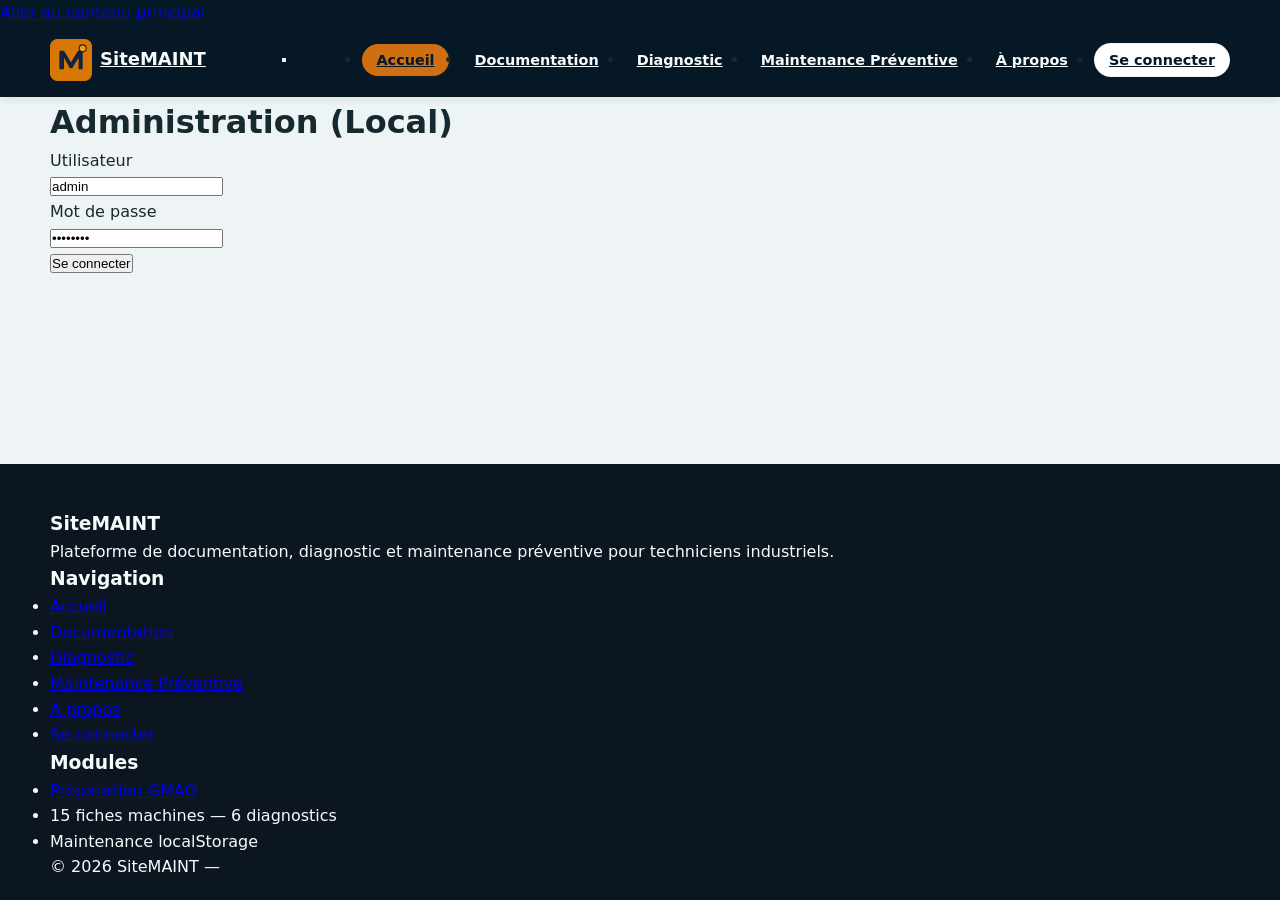
<file: pages/admin-local.html>
<!doctype html>
<html lang="fr">
<head>
  <meta charset="utf-8">
  <meta name="viewport" content="width=device-width,initial-scale=1">
  <title>Admin local — SiteMAINT</title>
  <link rel="stylesheet" href="/assets/css/main.css">
  <style>
    .admin-doc-item{padding:8px;border-bottom:1px solid #eee}
    .admin-doc-actions{margin-top:6px}
    #editor{margin-top:12px}
    #editor input, #editor textarea{width:100%;box-sizing:border-box}
    .controls{margin:12px 0}
  </style>
</head>
<body>
  <header class="site-header" id="site-header"></header>
  <main class="container">
    <h1>Administration (Local)</h1>

    <section id="login-form">
      <label>Utilisateur<br><input id="admin-user" type="text" value="admin"></label><br>
      <label>Mot de passe<br><input id="admin-pass" type="password" value="admin123"></label><br>
      <button id="btn-login" class="btn btn-primary">Se connecter</button>
      <p id="login-msg" role="status" aria-live="polite"></p>
    </section>

    <section id="admin-panel" hidden>
      <button id="btn-logout" class="btn">Se déconnecter</button>
      <div class="controls">
        <button id="btn-load" class="btn">Recharger depuis /data/machines.json</button>
        <button id="btn-export" class="btn">Exporter JSON</button>
        <label class="btn">Importer JSON <input id="import-json" type="file" accept="application/json" style="display:none"></label>
      </div>
      <h2>Fiches machines</h2>
      <div id="doc-list">Chargement...</div>
      <button id="btn-new" class="btn btn-secondary">Nouvelle fiche</button>

      <div id="editor" hidden>
        <h3>Édition</h3>
        <input id="doc-id" placeholder="ID (laisser vide pour nouveau)">
        <input id="doc-nom" placeholder="Nom">
        <input id="doc-marque" placeholder="Marque">
        <input id="doc-modele" placeholder="Modèle">
        <input id="doc-categorie" placeholder="Catégorie (electricite, automatisme...)">
        <input id="doc-souscategorie" placeholder="Sous-catégorie">
        <textarea id="doc-description" rows="6" placeholder="Description"></textarea>
        <button id="btn-save" class="btn btn-primary">Sauver</button>
        <button id="btn-cancel" class="btn">Annuler</button>
      </div>
      <p class="muted">Les modifications sont stockées dans votre navigateur (localStorage). Pour les publier sur le site, utilisez le bouton <strong>Exporter JSON</strong> et remplacez le fichier <code>data/machines.json</code> dans le repo (commit).</p>
    </section>
  </main>
  <footer class="site-footer" id="site-footer"></footer>

  <script src="/assets/js/config.admin.example.js"></script>
  <script type="module" src="/assets/js/pages/admin-local.js"></script>
  <script src="/assets/js/navigation.js"></script>
</body>
</html>
</file>
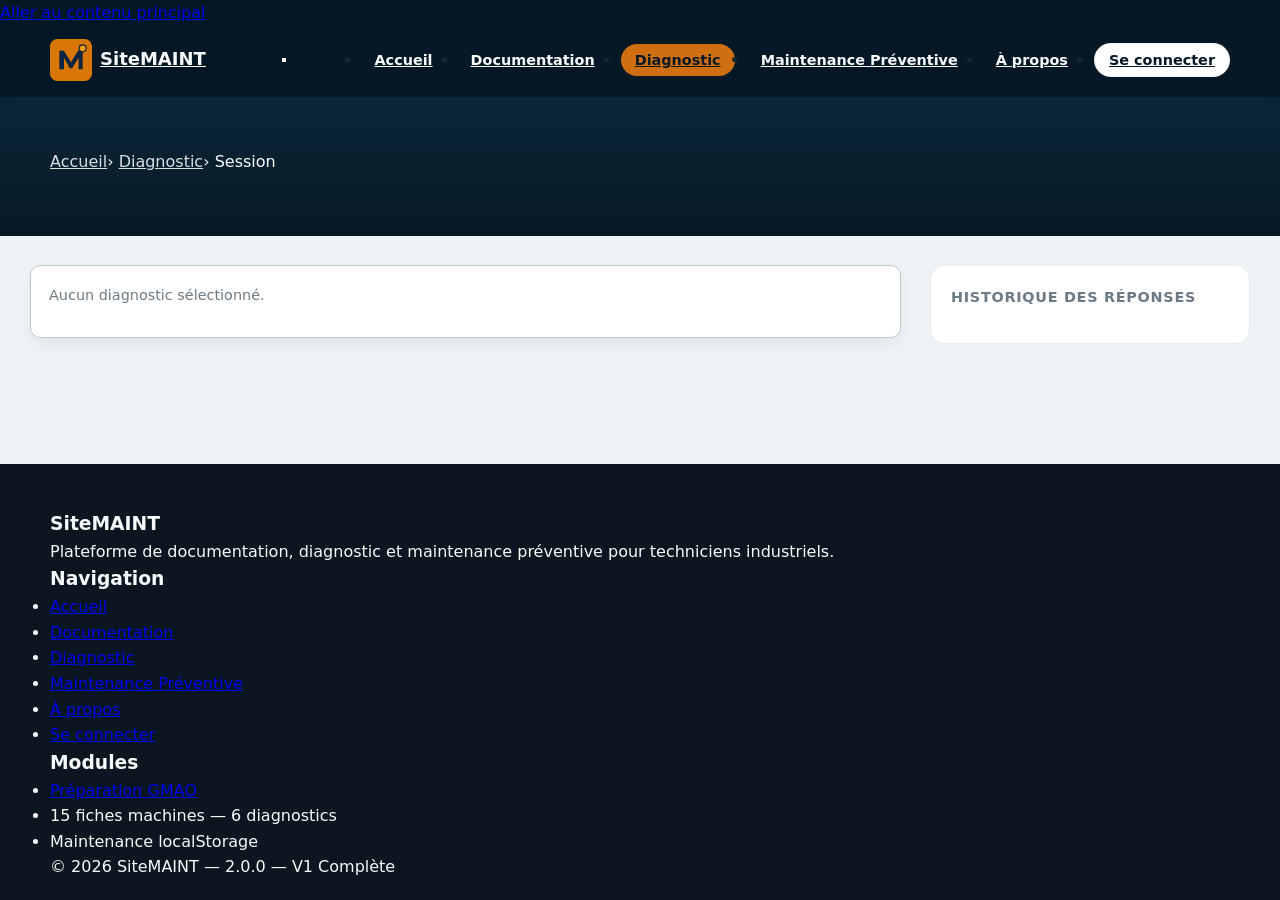
<file: pages/diagnostic-run.html>
<!DOCTYPE html>
<html lang="fr">
<head>
  <meta charset="UTF-8">
  <meta name="viewport" content="width=device-width, initial-scale=1.0">
  <title>Session diagnostic — SiteMAINT</title>
  <link rel="icon" href="../assets/img/logo.svg" type="image/svg+xml">
  <link rel="stylesheet" href="../assets/css/main.css">
  <link rel="stylesheet" href="../assets/css/diagnostic.css">
  <link rel="stylesheet" href="../assets/css/responsive.css">
</head>
<body>
  <header class="site-header" id="site-header"></header>
  <main id="main-content">
    <div class="page-header">
      <div class="container">
        <nav class="breadcrumb" aria-label="Fil d'Ariane">
          <a href="../index.html">Accueil</a><span aria-hidden="true">›</span>
          <a href="diagnostic.html">Diagnostic</a><span aria-hidden="true">›</span>
          <span id="diag-title">Session</span>
        </nav>
        <p id="diag-progress" class="text-muted" style="opacity:0.9;margin-top:0.5rem;"></p>
      </div>
    </div>
    <div class="container diag-layout">
      <div id="diag-content" aria-live="polite"></div>
      <aside class="diag-sidebar">
        <h2>Historique des réponses</h2>
        <div id="diag-history"></div>
      </aside>
    </div>
  </main>
  <footer class="site-footer" id="site-footer"></footer>
  <script src="../assets/js/core/utils.js"></script>
  <script src="../assets/js/core/data-provider.js"></script>
  <script src="../assets/js/config.js"></script>
  <script src="../assets/js/navigation.js"></script>
  <script src="../assets/js/services/diagnostic-service.js"></script>
  <script src="../assets/js/modules/diagnostic-ui.js"></script>
  <script>
    document.addEventListener("DOMContentLoaded", () => {
      DiagnosticUI.initRun({ basePath: "../data/diagnostics/" });
    });
  </script>
</body>
</html>
</file>
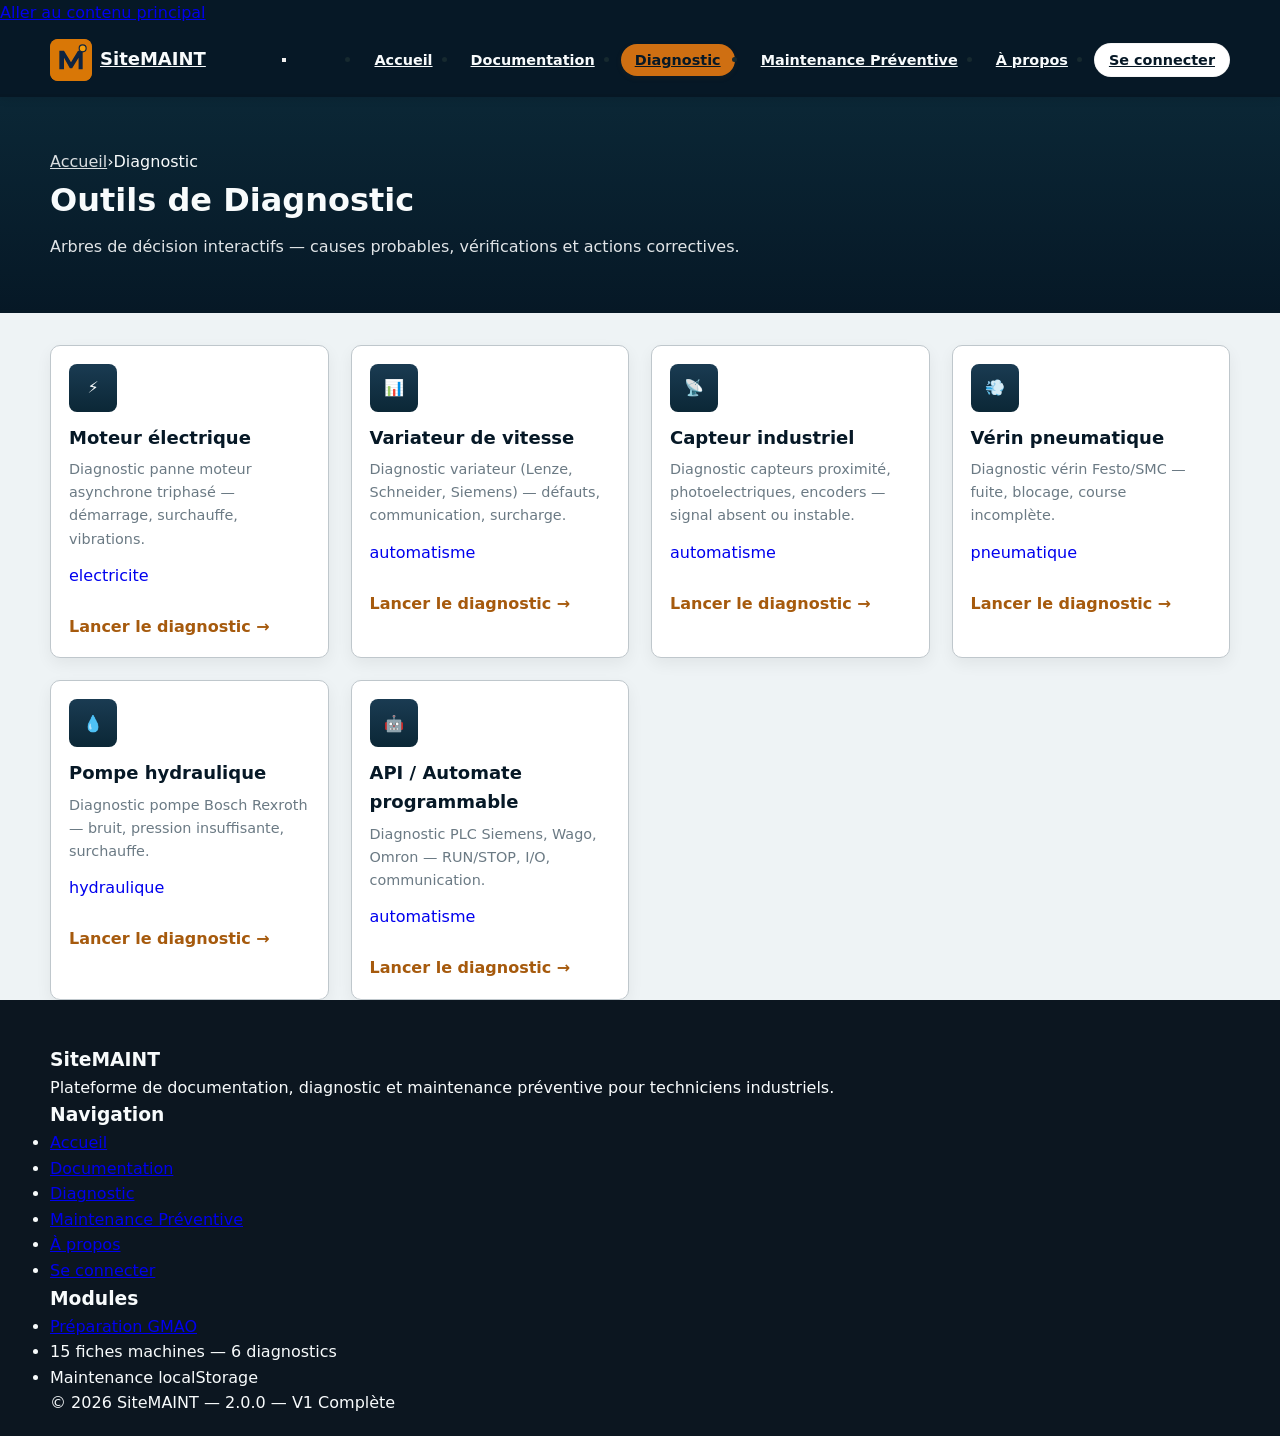
<file: pages/diagnostic.html>
<!DOCTYPE html>
<html lang="fr">
<head>
  <meta charset="UTF-8">
  <meta name="viewport" content="width=device-width, initial-scale=1.0">
  <meta name="description" content="Outils de diagnostic interactifs — Arbres de décision maintenance industrielle.">
  <title>Diagnostic — SiteMAINT</title>
  <link rel="icon" href="../assets/img/logo.svg" type="image/svg+xml">
  <link rel="stylesheet" href="../assets/css/main.css">
  <link rel="stylesheet" href="../assets/css/diagnostic.css">
  <link rel="stylesheet" href="../assets/css/responsive.css">
</head>
<body>
  <header class="site-header" id="site-header"></header>
  <main id="main-content">
    <div class="page-header">
      <div class="container">
        <nav class="breadcrumb" aria-label="Fil d'Ariane">
          <a href="../index.html">Accueil</a><span aria-hidden="true">›</span><span>Diagnostic</span>
        </nav>
        <h1>Outils de Diagnostic</h1>
        <p>Arbres de décision interactifs — causes probables, vérifications et actions correctives.</p>
      </div>
    </div>
    <div class="container section" style="padding-top:2rem;">
      <div id="diag-catalog" class="card-grid" aria-live="polite"></div>
    </div>
  </main>
  <footer class="site-footer" id="site-footer"></footer>
  <script src="../assets/js/core/utils.js"></script>
  <script src="../assets/js/core/data-provider.js"></script>
  <script src="../assets/js/config.js"></script>
  <script src="../assets/js/navigation.js"></script>
  <script src="../assets/js/services/diagnostic-service.js"></script>
  <script src="../assets/js/modules/diagnostic-ui.js"></script>
  <script>
    document.addEventListener("DOMContentLoaded", () => {
      DiagnosticUI.initCatalog("diag-catalog", "../data/diagnostics/index.json");
    });
  </script>
</body>
</html>
</file>
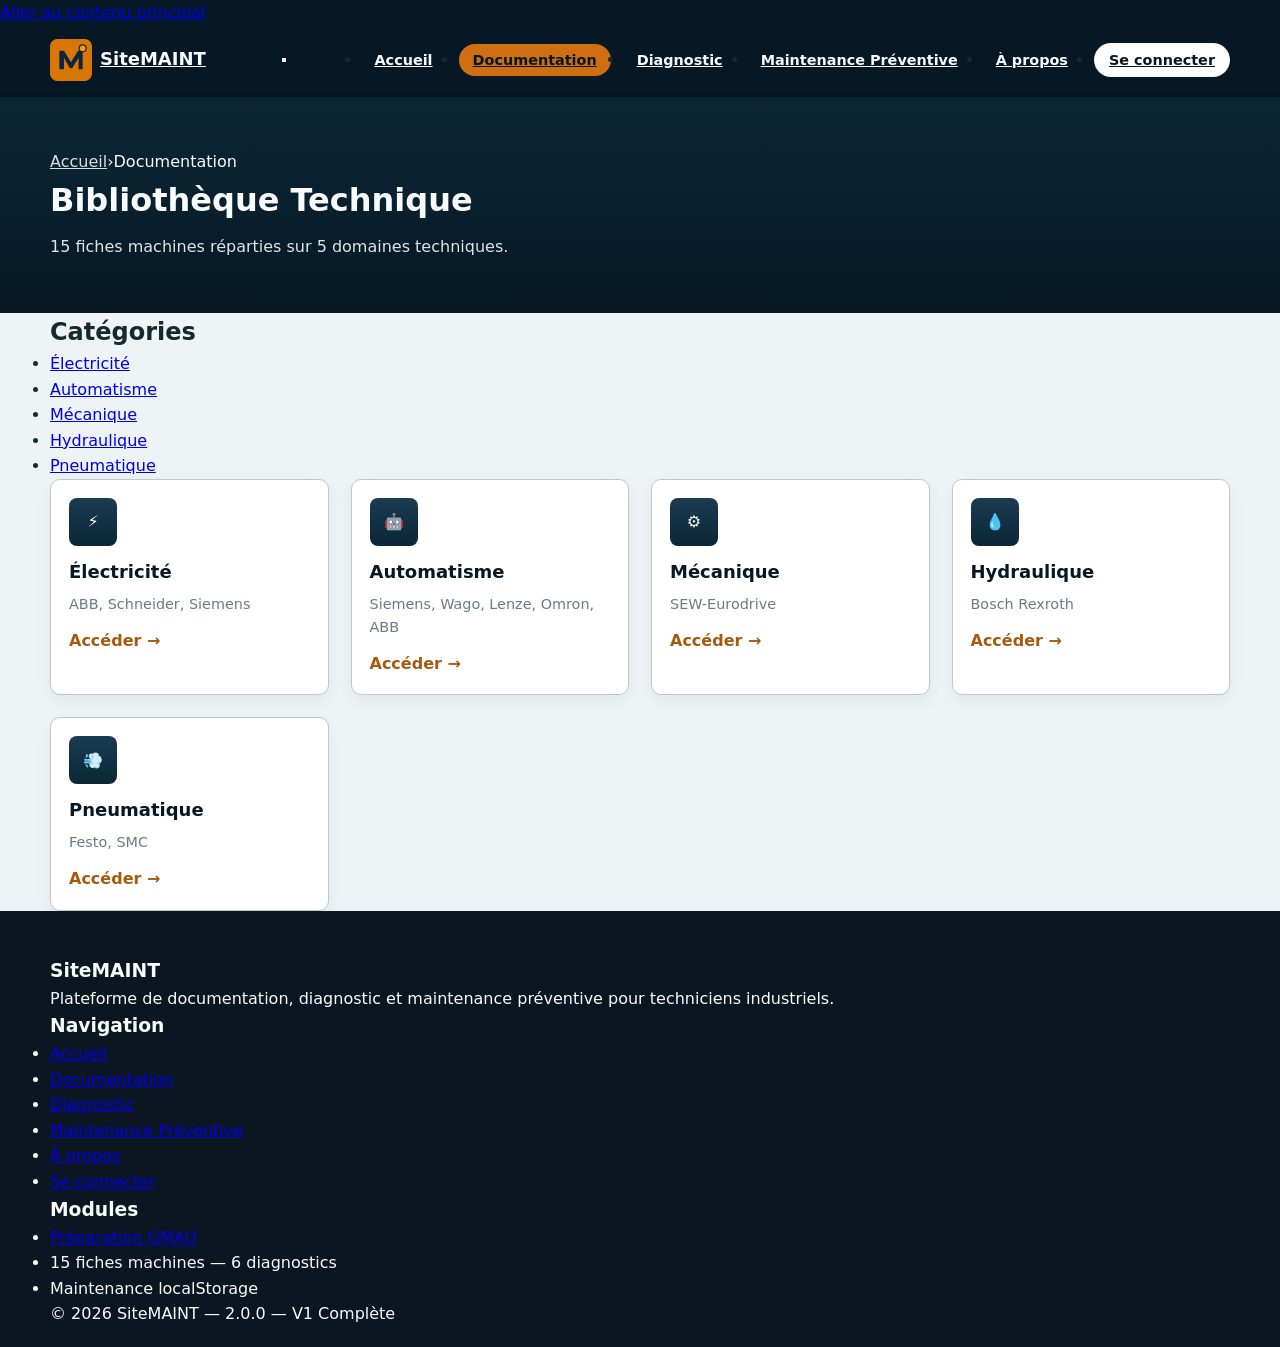
<file: pages/documentation.html>
<!DOCTYPE html>
<html lang="fr">
<head>
  <meta charset="UTF-8">
  <meta name="viewport" content="width=device-width, initial-scale=1.0">
  <title>Documentation — SiteMAINT</title>
  <link rel="icon" href="../assets/img/logo.svg" type="image/svg+xml">
  <link rel="stylesheet" href="../assets/css/main.css">
  <link rel="stylesheet" href="../assets/css/responsive.css">
</head>
<body>
  <header class="site-header" id="site-header"></header>
  <main id="main-content">
    <div class="page-header">
      <div class="container">
        <nav class="breadcrumb" aria-label="Fil d'Ariane">
          <a href="../index.html">Accueil</a><span aria-hidden="true">›</span><span>Documentation</span>
        </nav>
        <h1>Bibliothèque Technique</h1>
        <p>15 fiches machines réparties sur 5 domaines techniques.</p>
      </div>
    </div>
    <div class="container category-layout">
      <aside class="sidebar" id="doc-sidebar"></aside>
      <div>
        <div class="card-grid">
          <a href="../documentation/electricite/index.html" class="card" style="text-decoration:none;"><div class="card-icon">⚡</div><h3>Électricité</h3><p>ABB, Schneider, Siemens</p><span class="card-link">Accéder →</span></a>
          <a href="../documentation/automatisme/index.html" class="card" style="text-decoration:none;"><div class="card-icon">🤖</div><h3>Automatisme</h3><p>Siemens, Wago, Lenze, Omron, ABB</p><span class="card-link">Accéder →</span></a>
          <a href="../documentation/mecanique/index.html" class="card" style="text-decoration:none;"><div class="card-icon">⚙️</div><h3>Mécanique</h3><p>SEW-Eurodrive</p><span class="card-link">Accéder →</span></a>
          <a href="../documentation/hydraulique/index.html" class="card" style="text-decoration:none;"><div class="card-icon">💧</div><h3>Hydraulique</h3><p>Bosch Rexroth</p><span class="card-link">Accéder →</span></a>
          <a href="../documentation/pneumatique/index.html" class="card" style="text-decoration:none;"><div class="card-icon">💨</div><h3>Pneumatique</h3><p>Festo, SMC</p><span class="card-link">Accéder →</span></a>
        </div>
      </div>
    </div>
  </main>
  <footer class="site-footer" id="site-footer"></footer>
  <script src="../assets/js/config.js"></script>
  <script src="../assets/js/navigation.js"></script>
  <script>document.addEventListener("DOMContentLoaded", () => renderDocSidebar(null));</script>
</body>
</html>
</file>
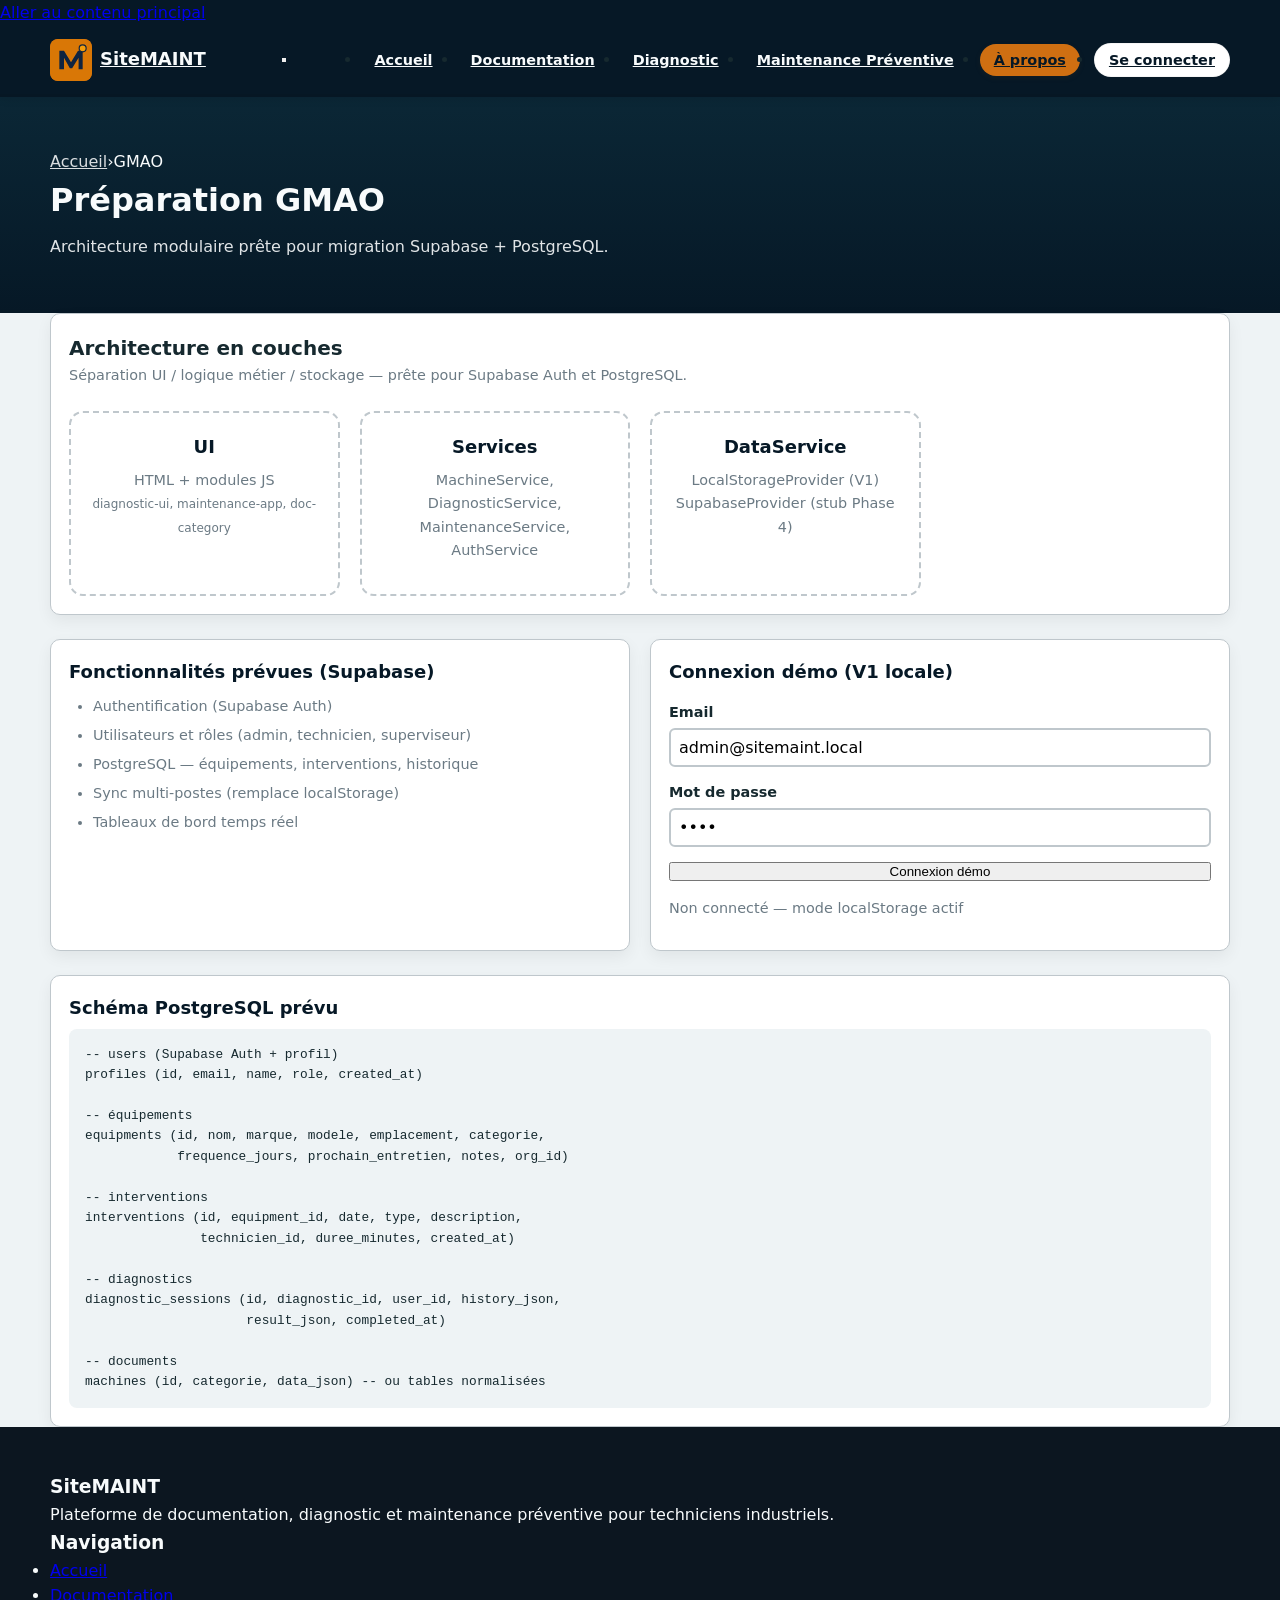
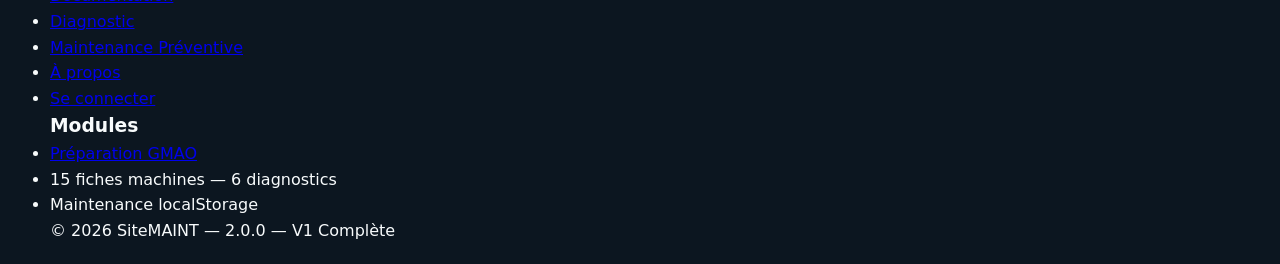
<file: pages/gmao.html>
<!DOCTYPE html>
<html lang="fr">
<head>
  <meta charset="UTF-8">
  <meta name="viewport" content="width=device-width, initial-scale=1.0">
  <meta name="description" content="Préparation GMAO SiteMAINT — Architecture Supabase et PostgreSQL.">
  <title>GMAO — SiteMAINT</title>
  <link rel="icon" href="../assets/img/logo.svg" type="image/svg+xml">
  <link rel="stylesheet" href="../assets/css/main.css">
  <link rel="stylesheet" href="../assets/css/maintenance.css">
  <link rel="stylesheet" href="../assets/css/responsive.css">
</head>
<body>
  <header class="site-header" id="site-header"></header>
  <main id="main-content">
    <div class="page-header">
      <div class="container">
        <nav class="breadcrumb" aria-label="Fil d'Ariane">
          <a href="../index.html">Accueil</a><span aria-hidden="true">›</span><span>GMAO</span>
        </nav>
        <h1>Préparation GMAO</h1>
        <p>Architecture modulaire prête pour migration Supabase + PostgreSQL.</p>
      </div>
    </div>
    <div class="container section">
      <div class="card" style="margin-bottom:1.5rem;">
        <h2 class="section-title" style="font-size:var(--font-size-xl);">Architecture en couches</h2>
        <p class="text-muted" style="margin-bottom:1.5rem;">Séparation UI / logique métier / stockage — prête pour Supabase Auth et PostgreSQL.</p>
        <div class="gmao-arch">
          <div class="arch-layer"><h3>UI</h3><p>HTML + modules JS<br><small>diagnostic-ui, maintenance-app, doc-category</small></p></div>
          <div class="arch-layer"><h3>Services</h3><p>MachineService, DiagnosticService, MaintenanceService, AuthService</p></div>
          <div class="arch-layer"><h3>DataService</h3><p>LocalStorageProvider (V1)<br>SupabaseProvider (stub Phase 4)</p></div>
        </div>
      </div>

      <div class="maint-grid-2">
        <section class="card">
          <h3>Fonctionnalités prévues (Supabase)</h3>
          <ul style="list-style:disc;padding-left:1.5rem;line-height:2;font-size:0.9rem;color:var(--color-text-muted);">
            <li>Authentification (Supabase Auth)</li>
            <li>Utilisateurs et rôles (admin, technicien, superviseur)</li>
            <li>PostgreSQL — équipements, interventions, historique</li>
            <li>Sync multi-postes (remplace localStorage)</li>
            <li>Tableaux de bord temps réel</li>
          </ul>
        </section>
        <section class="card">
          <h3>Connexion démo (V1 locale)</h3>
          <form id="login-form" class="form-grid" style="grid-template-columns:1fr;">
            <label>Email<input type="email" name="email" value="admin@sitemaint.local"></label>
            <label>Mot de passe<input type="password" name="password" value="demo"></label>
            <button type="submit" class="btn btn-primary">Connexion démo</button>
          </form>
          <p id="login-status" class="text-muted" style="margin-top:1rem;"></p>
          <button type="button" class="btn btn-secondary" id="btn-logout" style="margin-top:0.5rem;display:none;">Déconnexion</button>
        </section>
      </div>

      <section class="card" style="margin-top:1.5rem;">
        <h3>Schéma PostgreSQL prévu</h3>
        <pre style="background:var(--color-bg);padding:1rem;border-radius:8px;overflow-x:auto;font-size:0.8rem;line-height:1.6;"><code>-- users (Supabase Auth + profil)
profiles (id, email, name, role, created_at)

-- équipements
equipments (id, nom, marque, modele, emplacement, categorie,
            frequence_jours, prochain_entretien, notes, org_id)

-- interventions
interventions (id, equipment_id, date, type, description,
               technicien_id, duree_minutes, created_at)

-- diagnostics
diagnostic_sessions (id, diagnostic_id, user_id, history_json,
                     result_json, completed_at)

-- documents
machines (id, categorie, data_json) -- ou tables normalisées</code></pre>
      </section>
    </div>
  </main>
  <footer class="site-footer" id="site-footer"></footer>
  <script src="../assets/js/core/utils.js"></script>
  <script src="../assets/js/core/data-provider.js"></script>
  <script src="../assets/js/config.js"></script>
  <script src="../assets/js/navigation.js"></script>
  <script src="../assets/js/services/auth-service.js"></script>
  <script>
    document.addEventListener("DOMContentLoaded", async () => {
      await AuthService.init();
      const status = document.getElementById("login-status");
      const logoutBtn = document.getElementById("btn-logout");

      function updateUI() {
        const user = AuthService.getCurrentUser();
        if (user) {
          status.textContent = `Connecté : ${user.name} (${user.role})`;
          logoutBtn.style.display = "inline-flex";
        } else {
          status.textContent = "Non connecté — mode localStorage actif";
          logoutBtn.style.display = "none";
        }
      }
      updateUI();

      document.getElementById("login-form")?.addEventListener("submit", async (ev) => {
        ev.preventDefault();
        const fd = new FormData(ev.target);
        try {
          await AuthService.login(fd.get("email"), fd.get("password"));
          updateUI();
        } catch (e) {
          status.textContent = e.message;
        }
      });
      logoutBtn?.addEventListener("click", async () => {
        await AuthService.logout();
        updateUI();
      });
    });
  </script>
</body>
</html>
</file>
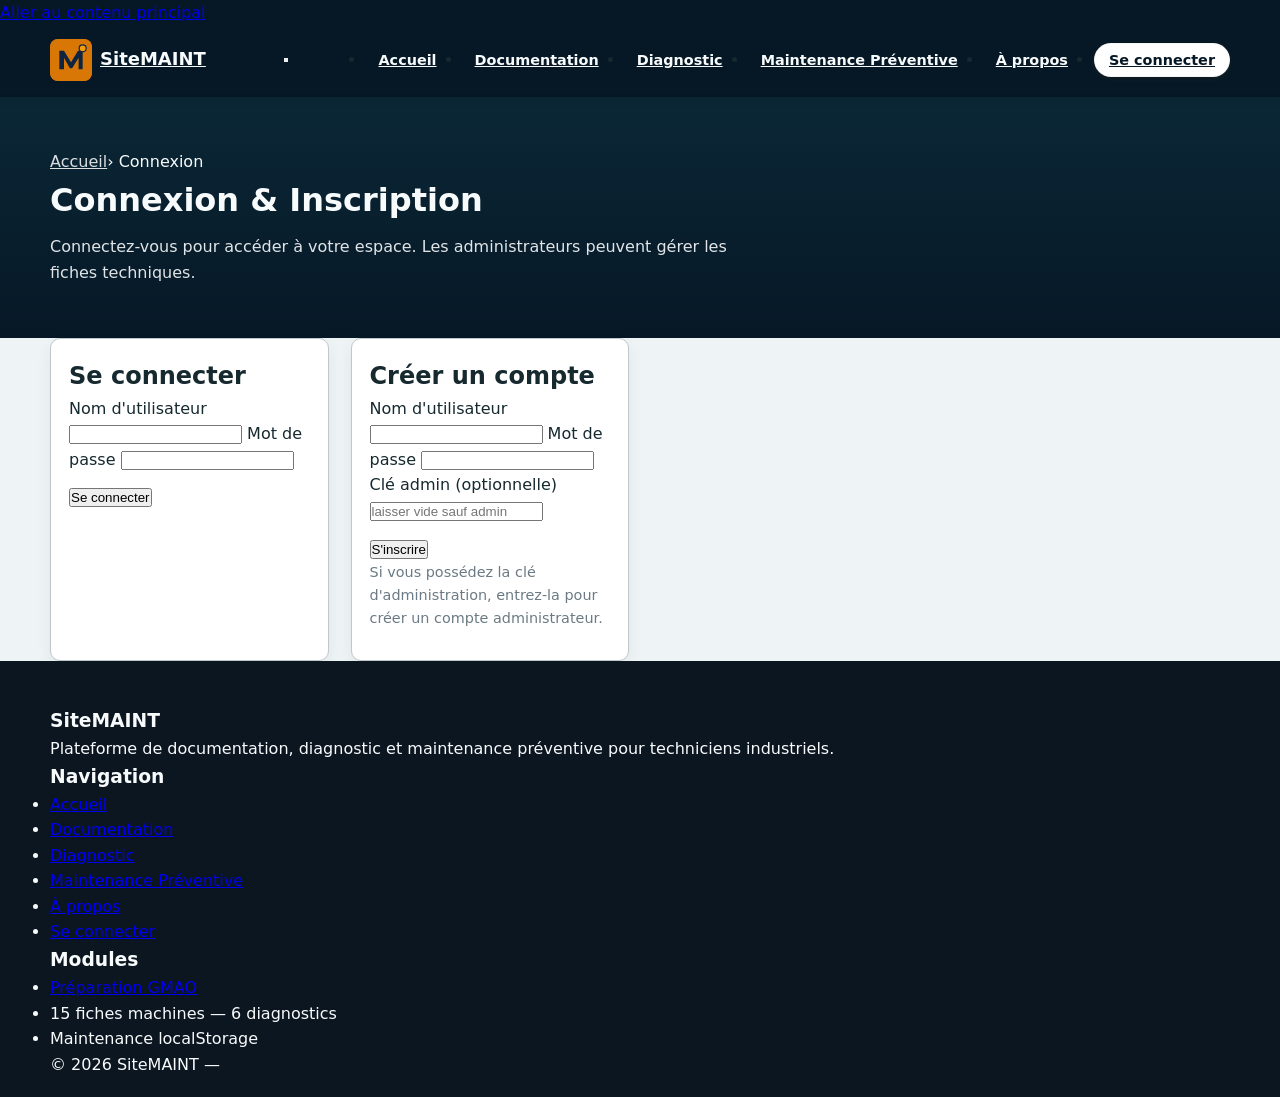
<file: pages/login.html>
<!doctype html>
<html lang="fr">
<head>
  <meta charset="utf-8">
  <meta name="viewport" content="width=device-width,initial-scale=1">
  <title>Connexion — SiteMAINT</title>
  <link rel="stylesheet" href="/assets/css/main.css">
</head>
<body>
  <header class="site-header" id="site-header"></header>

  <main id="main-content">
    <section class="page-header">
      <div class="container">
        <nav class="breadcrumb" aria-label="Fil d'Ariane">
          <a href="/index.html">Accueil</a><span aria-hidden="true">›</span>
          <span>Connexion</span>
        </nav>
        <h1>Connexion & Inscription</h1>
        <p class="lead">Connectez-vous pour accéder à votre espace. Les administrateurs peuvent gérer les fiches techniques.</p>
      </div>
    </section>

    <section class="section">
      <div class="container">
        <div class="card-grid">
          <div class="card">
            <h2>Se connecter</h2>
            <label for="login-username">Nom d'utilisateur</label>
            <input id="login-username" type="text" class="input" autocomplete="username">
            <label for="login-password">Mot de passe</label>
            <input id="login-password" type="password" class="input" autocomplete="current-password">
            <div style="margin-top:12px">
              <button id="btn-login" class="btn btn-primary">Se connecter</button>
            </div>
            <p id="login-msg" class="muted" aria-live="polite"></p>
          </div>

          <div class="card">
            <h2>Créer un compte</h2>
            <label for="reg-username">Nom d'utilisateur</label>
            <input id="reg-username" type="text" class="input">
            <label for="reg-password">Mot de passe</label>
            <input id="reg-password" type="password" class="input">
            <label for="reg-admin-code">Clé admin (optionnelle)</label>
            <input id="reg-admin-code" type="text" class="input" placeholder="laisser vide sauf admin">
            <div style="margin-top:12px">
              <button id="btn-register" class="btn">S'inscrire</button>
            </div>
            <p class="muted">Si vous possédez la clé d'administration, entrez-la pour créer un compte administrateur.</p>
          </div>
        </div>
      </div>
    </section>
  </main>

  <footer class="site-footer" id="site-footer"></footer>

  <script>
    // Client-side auth prototype (kept simple). For production use a backend.
    (function(){
      // default admin code (can be overridden by assets/js/config.admin.js that sets window.SITEMAINT_ADMIN_CODE)
      window.SITEMAINT_ADMIN_CODE = window.SITEMAINT_ADMIN_CODE || 'ADMINKY123';

      function getUsers(){
        const raw = localStorage.getItem('sitemaint_users');
        if(!raw){
          const defaults = [
            { username: 'simon', password: 'simon123', role: 'user' },
            { username: 'admin', password: 'admin123', role: 'admin' }
          ];
          localStorage.setItem('sitemaint_users', JSON.stringify(defaults));
          return defaults;
        }
        try{ return JSON.parse(raw);}catch(e){return []}
      }
      function saveUsers(u){ localStorage.setItem('sitemaint_users', JSON.stringify(u)); }

      document.getElementById('btn-login').addEventListener('click', ()=>{
        const user = document.getElementById('login-username').value.trim();
        const pass = document.getElementById('login-password').value;
        const users = getUsers();
        const found = users.find(x=> x.username === user && x.password === pass);
        const msg = document.getElementById('login-msg');
        if(found){
          sessionStorage.setItem('sitemaint_session', JSON.stringify({ username: found.username, role: found.role }));
          // redirect based on role
          if(found.role === 'admin') window.location.href = '/pages/admin-local.html';
          else window.location.href = '/index.html';
        } else {
          msg.textContent = "Nom d'utilisateur ou mot de passe incorrect.";
        }
      });

      document.getElementById('btn-register').addEventListener('click', ()=>{
        const user = document.getElementById('reg-username').value.trim();
        const pass = document.getElementById('reg-password').value;
        const adminCode = document.getElementById('reg-admin-code').value.trim();
        if(!user || !pass){ alert('Remplir tous les champs.'); return; }
        const users = getUsers();
        if(users.find(u=>u.username===user)){ alert("Nom d'utilisateur déjà pris."); return; }
        const role = (adminCode && adminCode === window.SITEMAINT_ADMIN_CODE) ? 'admin' : 'user';
        users.push({ username: user, password: pass, role });
        saveUsers(users);
        alert('Compte créé. Vous êtes maintenant connecté.');
        sessionStorage.setItem('sitemaint_session', JSON.stringify({ username: user, role }));
        if(role === 'admin') window.location.href = '/pages/admin-local.html';
        else window.location.href = '/index.html';
      });
    })();
  </script>

  <script src="/assets/js/navigation.js"></script>
</body>
</html>
</file>
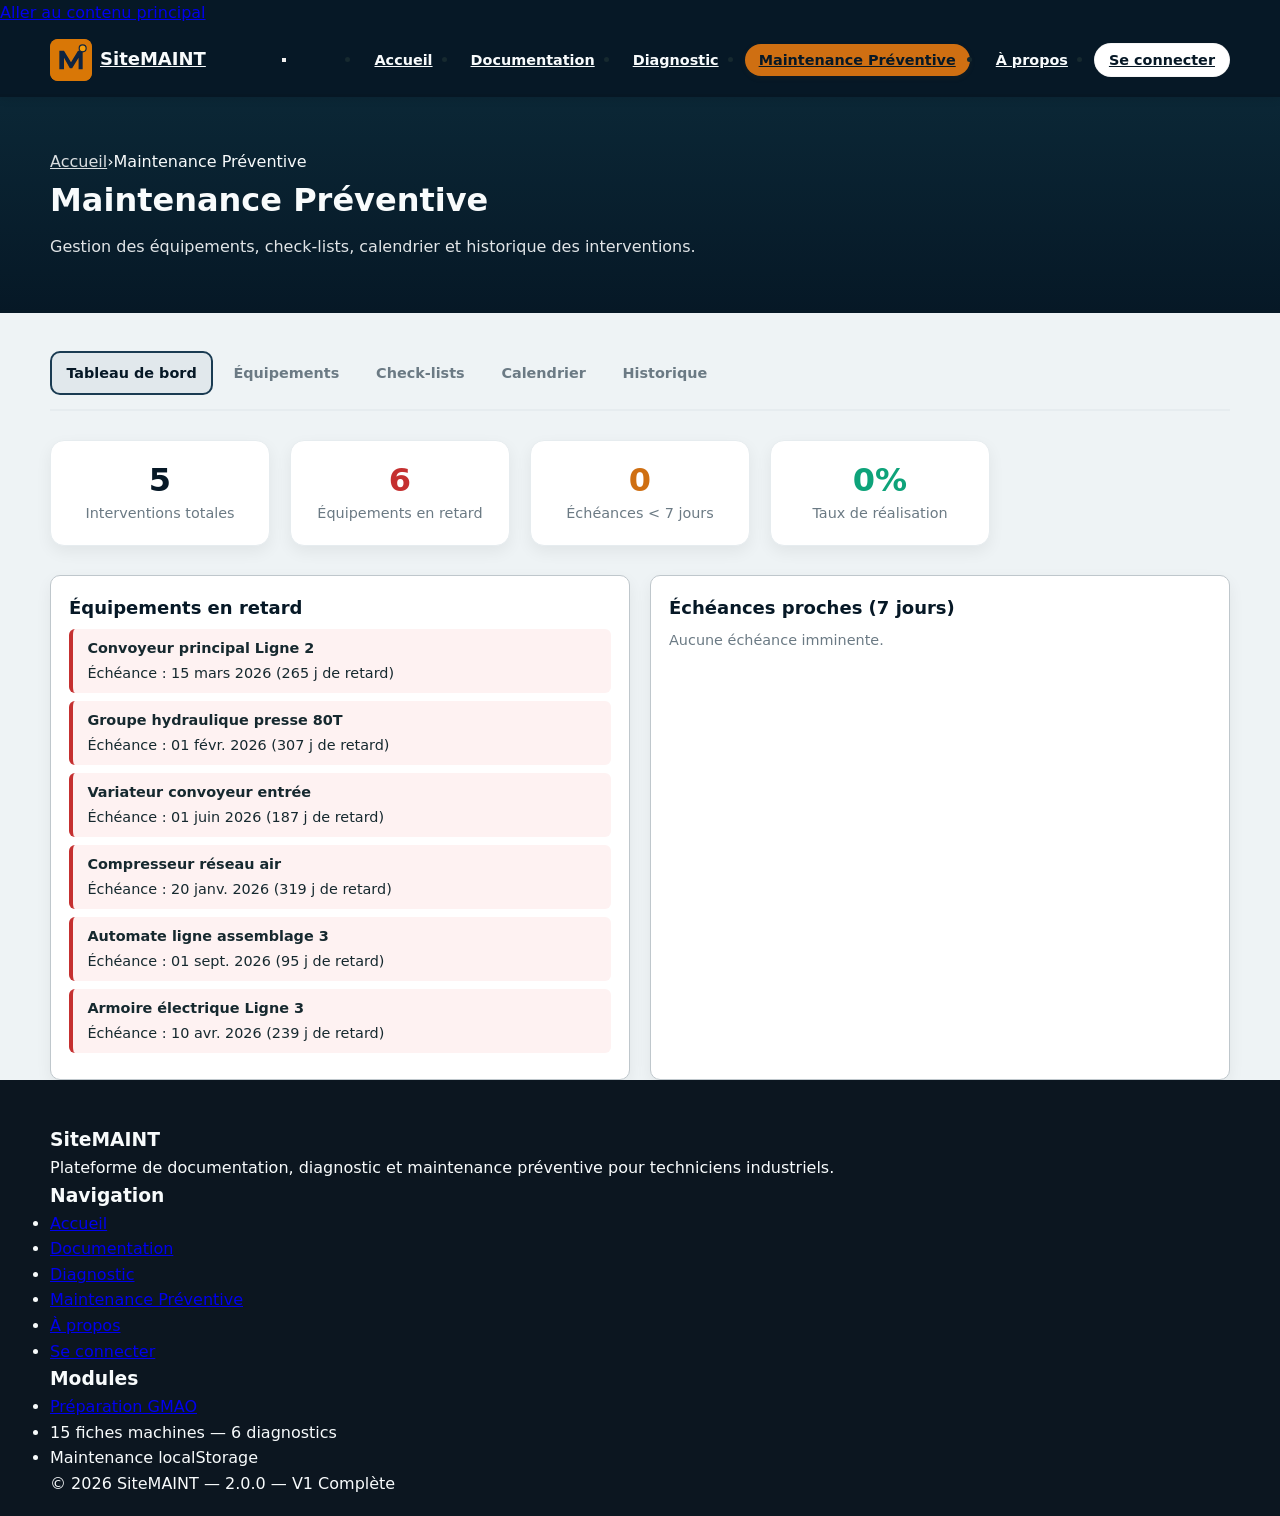
<file: pages/maintenance.html>
<!DOCTYPE html>
<html lang="fr">
<head>
  <meta charset="UTF-8">
  <meta name="viewport" content="width=device-width, initial-scale=1.0">
  <meta name="description" content="Maintenance préventive — Tableau de bord, équipements, check-lists et calendrier.">
  <title>Maintenance Préventive — SiteMAINT</title>
  <link rel="icon" href="../assets/img/logo.svg" type="image/svg+xml">
  <link rel="stylesheet" href="../assets/css/main.css">
  <link rel="stylesheet" href="../assets/css/maintenance.css">
  <link rel="stylesheet" href="../assets/css/responsive.css">
</head>
<body>
  <header class="site-header" id="site-header"></header>
  <main id="main-content">
    <div class="page-header">
      <div class="container">
        <nav class="breadcrumb" aria-label="Fil d'Ariane">
          <a href="../index.html">Accueil</a><span aria-hidden="true">›</span><span>Maintenance Préventive</span>
        </nav>
        <h1>Maintenance Préventive</h1>
        <p>Gestion des équipements, check-lists, calendrier et historique des interventions.</p>
      </div>
    </div>
    <div class="container section" style="padding-top:1.5rem;">
      <div class="maint-tabs" role="tablist" aria-label="Sections maintenance">
        <button type="button" class="maint-tab active" data-maint-tab="dashboard" role="tab" aria-selected="true">Tableau de bord</button>
        <button type="button" class="maint-tab" data-maint-tab="equipments" role="tab">Équipements</button>
        <button type="button" class="maint-tab" data-maint-tab="checklists" role="tab">Check-lists</button>
        <button type="button" class="maint-tab" data-maint-tab="calendar" role="tab">Calendrier</button>
        <button type="button" class="maint-tab" data-maint-tab="history" role="tab">Historique</button>
      </div>
      <div id="maint-panel" role="tabpanel" aria-live="polite"></div>
    </div>
  </main>
  <footer class="site-footer" id="site-footer"></footer>
  <script src="../assets/js/core/utils.js"></script>
  <script src="../assets/js/core/data-provider.js"></script>
  <script src="../assets/js/config.js"></script>
  <script src="../assets/js/navigation.js"></script>
  <script src="../assets/js/services/maintenance-service.js"></script>
  <script src="../assets/js/modules/maintenance-app.js"></script>
  <script>
    document.addEventListener("DOMContentLoaded", () => {
      MaintenanceApp.init("../data/maintenance/defaults.json");
    });
  </script>
</body>
</html>
</file>
<file: assets/css/main.css>
/* main.css — Industrial skin additions (style/screenshot branch)
   This file applies industrial look & feel on top of existing layout.
   Changes are minimal and focused on colors, surfaces and small texture.
*/

@import url("variables.css");

/* Basic resets kept from main */
*, *::before, *::after { box-sizing: border-box; margin:0; padding:0; }
html { scroll-behavior: smooth; }
body { font-family: var(--font-family); font-size: var(--font-size-base); line-height: var(--line-height); color: var(--color-text); background-color: var(--color-bg); min-height:100vh; display:flex; flex-direction:column; }

/* Container sizing */
.container { width:100%; max-width:var(--container-max); margin-inline:auto; padding-inline:var(--space-lg); }

/* Header: deep steel + fine rust accent */
.site-header { position:sticky; top:0; z-index:1100; background: var(--color-primary-dark); border-bottom:3px solid rgba(0,0,0,0.06); box-shadow:0 3px 8px rgba(2,6,12,0.08); }
.header-inner { display:flex; align-items:center; justify-content:space-between; height:var(--header-height); gap:var(--space-lg); }
.logo { display:flex; align-items:center; gap:var(--space-sm); color:var(--color-text-inverse); font-weight:700; font-size:var(--font-size-lg); }
.logo-icon { width:42px; height:42px; background:var(--color-accent); display:inline-flex; align-items:center; justify-content:center; color:var(--color-text-inverse); border-radius:8px; font-weight:700; }

/* Nav */
.main-nav ul { display:flex; align-items:center; gap:14px; }
.main-nav a { color:var(--color-text-inverse); padding:8px 12px; border-radius:8px; font-weight:600; font-size:var(--font-size-sm); transition:background var(--transition-fast), color var(--transition-fast); }
.main-nav a:hover { background: rgba(255,255,255,0.04); }

/* active link: rust pill */
.main-nav a.active { background: var(--color-accent); color: var(--color-primary-dark); padding:8px 14px; border-radius:18px; box-shadow: 0 2px 6px rgba(166,90,13,0.08); }
/* Se connecter as white pill on nav */
.main-nav a[href$="login.html"] { background: #fff; color: var(--color-primary-dark); padding:8px 14px; border-radius:999px; border:1px solid rgba(0,0,0,0.04); }

/* subtle thin rust underline across header area */
.header-divider { height:4px; background: linear-gradient(90deg, rgba(0,0,0,0), var(--color-accent) 10%, var(--color-accent) 90%, rgba(0,0,0,0)); }

/* Page header / hero: dark, textured */
.page-header { background: linear-gradient(180deg, var(--color-primary) 0%, var(--color-primary-dark) 100%), var(--bg-texture); color:var(--color-text-inverse); padding: calc(var(--space-2xl) + 8px) 0; }
.page-header .container { padding-inline: var(--space-lg); }
.page-header h1 { font-size: var(--font-size-3xl); margin-bottom: var(--space-sm); }
.page-header p { color: rgba(248,251,252,0.9); max-width:700px; }
.breadcrumb a { color: rgba(255,255,255,0.85); }

/* Section background band (pale concrete) */
.section-band { background: var(--color-bg); padding-top: 28px; padding-bottom: 40px; }

/* Cards: white with soft metallic border and slight raised look */
.card-grid { display:grid; grid-template-columns: repeat(auto-fill, minmax(260px,1fr)); gap:22px; }
.card { background:var(--color-bg-card); border:1px solid var(--color-border); border-radius:var(--radius-md); padding:18px; box-shadow: var(--shadow-sm); transition: transform var(--transition-base), box-shadow var(--transition-base); }
.card:hover { transform: translateY(-6px); box-shadow: var(--shadow-md); border-color: rgba(11,39,54,0.06); }

.card-icon { width:48px; height:48px; display:flex; align-items:center; justify-content:center; border-radius:8px; background: linear-gradient(180deg, var(--color-primary-light), var(--color-primary)); color:var(--color-text-inverse); margin-bottom:12px; }
.card h3 { color: var(--color-primary-dark); font-size: var(--font-size-lg); margin-bottom:6px; }
.card p { color: var(--color-text-muted); font-size: var(--font-size-sm); margin-bottom:12px; }
.card .tag { display:inline-block; padding:4px 8px; border-radius:6px; background:#eaf3ff; color:#173a66; font-weight:700; font-size:0.75rem; }
.card-link { color:var(--color-accent-dark); font-weight:700; }

/* Footer */
.site-footer { background: var(--color-bg-dark); color: var(--color-text-inverse); padding: var(--space-2xl) 0 var(--space-lg); margin-top:auto; }

/* Utility: small tweaks for industrial feel */
hr.industrial { border:0; height:1px; background: linear-gradient(90deg, rgba(0,0,0,0.04), rgba(255,255,255,0.02)); margin:18px 0; }

/* Responsive */
@media (max-width: 900px) { .main-nav ul { gap:8px; } .card-grid { gap:16px; } .container { padding-inline:12px; } }
</file>
<file: assets/css/responsive.css>
/**
 * responsive.css — Adaptations mobile et tablette
 *
 * Approche mobile-first : les styles de base ciblent le mobile,
 * ces media queries enrichissent l'affichage sur grands écrans.
 */

/* ── Tablette (≤ 1024px) ─────────────────────────────────── */
@media (max-width: 1024px) {
  .category-layout {
    grid-template-columns: 1fr;
  }

  .sidebar {
    position: static;
  }
}

/* ── Mobile (≤ 768px) ────────────────────────────────────── */
@media (max-width: 768px) {
  :root {
    --header-height: 56px;
  }

  .container {
    padding-inline: var(--space-md);
  }

  /* Navigation mobile */
  .nav-toggle {
    display: flex;
  }

  .main-nav {
    position: fixed;
    top: var(--header-height);
    left: 0;
    right: 0;
    background: var(--color-primary-dark);
    border-bottom: 3px solid var(--color-accent);
    padding: var(--space-md);
    transform: translateY(-120%);
    opacity: 0;
    visibility: hidden;
    transition: transform var(--transition-base), opacity var(--transition-base), visibility var(--transition-base);
    box-shadow: var(--shadow-lg);
  }

  .main-nav.is-open {
    transform: translateY(0);
    opacity: 1;
    visibility: visible;
  }

  .main-nav ul {
    flex-direction: column;
    align-items: stretch;
  }

  .main-nav a {
    padding: var(--space-md);
    font-size: var(--font-size-base);
  }

  /* Hero */
  .hero {
    padding: var(--space-2xl) 0;
  }

  .hero-actions {
    flex-direction: column;
  }

  .hero-actions .btn {
    width: 100%;
  }

  /* Sections */
  .section {
    padding: var(--space-2xl) 0;
  }

  .page-header {
    padding: var(--space-xl) 0;
  }

  .page-header h1 {
    font-size: var(--font-size-2xl);
  }

  /* Cartes */
  .card-grid {
    grid-template-columns: 1fr;
  }

  .subcategory-list {
    grid-template-columns: 1fr;
  }

  .machine-card-header {
    flex-direction: column;
  }

  /* Footer */
  .footer-inner {
    grid-template-columns: 1fr;
    gap: var(--space-lg);
  }
}

/* ── Petit mobile (≤ 480px) ──────────────────────────────── */
@media (max-width: 480px) {
  .logo span {
    font-size: var(--font-size-base);
  }

  .search-bar {
    max-width: 100%;
  }
}
</file>
<file: assets/css/diagnostic.css>
/* diagnostic.css — Module diagnostic interactif */

.diag-card { min-height: 220px; }

.diag-layout {
  display: grid;
  grid-template-columns: 1fr 320px;
  gap: var(--space-xl);
  padding: var(--space-xl) 0 var(--space-3xl);
  align-items: start;
}

.diag-question-text {
  font-size: var(--font-size-xl);
  color: var(--color-primary-dark);
  margin-bottom: var(--space-lg);
}

.diag-options {
  display: flex;
  flex-direction: column;
  gap: var(--space-sm);
}

.diag-option {
  width: 100%;
  text-align: left;
  justify-content: flex-start;
}

.diag-sidebar {
  background: var(--color-bg-card);
  border: 1px solid var(--color-border-light);
  border-radius: var(--radius-lg);
  padding: var(--space-lg);
  position: sticky;
  top: calc(var(--header-height) + var(--space-md));
}

.diag-sidebar h2 {
  font-size: var(--font-size-sm);
  text-transform: uppercase;
  letter-spacing: 0.05em;
  color: var(--color-text-muted);
  margin-bottom: var(--space-md);
}

.diag-history-list {
  list-style: none;
  font-size: var(--font-size-sm);
}

.diag-history-list li {
  padding: var(--space-sm) 0;
  border-bottom: 1px solid var(--color-border-light);
}

.diag-history-list li span {
  display: block;
  color: var(--color-accent-dark);
  margin-top: 2px;
}

.diag-result h2 { margin-bottom: var(--space-lg); }

.diag-result-block {
  margin: var(--space-md) 0;
  padding: var(--space-md);
  background: var(--color-bg);
  border-radius: var(--radius-md);
}

.diag-result-block h3 {
  font-size: var(--font-size-sm);
  text-transform: uppercase;
  color: var(--color-primary);
  margin-bottom: var(--space-sm);
}

.diag-result-block ul {
  list-style: disc;
  padding-left: var(--space-lg);
  font-size: var(--font-size-sm);
}

.diag-actions {
  display: flex;
  flex-wrap: wrap;
  gap: var(--space-md);
  margin-top: var(--space-xl);
  padding-top: var(--space-lg);
  border-top: 1px solid var(--color-border-light);
}

.result-danger { border-left: 4px solid var(--color-danger); }
.result-warning { border-left: 4px solid var(--color-warning); }
.result-success { border-left: 4px solid var(--color-success); }
.result-info { border-left: 4px solid var(--color-info); }

@media (max-width: 768px) {
  .diag-layout { grid-template-columns: 1fr; }
  .diag-sidebar { position: static; }
}
</file>
<file: assets/css/maintenance.css>
/* maintenance.css — Module maintenance préventive */

.maint-tabs {
  display: flex;
  flex-wrap: wrap;
  gap: var(--space-xs);
  padding: var(--space-md) 0;
  border-bottom: 2px solid var(--color-border-light);
  margin-bottom: var(--space-xl);
}

.maint-tab {
  padding: var(--space-sm) var(--space-md);
  font-family: inherit;
  font-size: var(--font-size-sm);
  font-weight: 600;
  background: transparent;
  border: 2px solid transparent;
  border-radius: var(--radius-md);
  cursor: pointer;
  color: var(--color-text-muted);
  min-height: 44px;
}

.maint-tab:hover { color: var(--color-primary); background: var(--color-bg); }

.maint-tab.active {
  color: var(--color-primary-dark);
  border-color: var(--color-primary-light);
  background: rgba(26, 54, 93, 0.06);
}

.kpi-grid {
  display: grid;
  grid-template-columns: repeat(auto-fill, minmax(200px, 1fr));
  gap: var(--space-lg);
  margin-bottom: var(--space-xl);
}

.kpi-card {
  background: var(--color-bg-card);
  border: 1px solid var(--color-border-light);
  border-radius: var(--radius-lg);
  padding: var(--space-lg);
  text-align: center;
  box-shadow: var(--shadow-sm);
}

.kpi-value {
  display: block;
  font-size: var(--font-size-3xl);
  font-weight: 700;
  color: var(--color-primary-dark);
  line-height: 1.2;
}

.kpi-label {
  font-size: var(--font-size-sm);
  color: var(--color-text-muted);
}

.kpi-danger .kpi-value { color: var(--color-danger); }
.kpi-warning .kpi-value { color: var(--color-warning); }
.kpi-success .kpi-value { color: var(--color-success); }

.maint-grid-2 {
  display: grid;
  grid-template-columns: repeat(auto-fit, minmax(280px, 1fr));
  gap: var(--space-lg);
}

.alert-item {
  padding: var(--space-sm) var(--space-md);
  margin-bottom: var(--space-sm);
  border-radius: var(--radius-sm);
  font-size: var(--font-size-sm);
  background: var(--color-bg);
}

.alert-item strong { display: block; margin-bottom: 2px; }

.status-overdue { border-left: 4px solid var(--color-danger); background: #fef2f2; }
.status-soon { border-left: 4px solid var(--color-warning); background: #fffbeb; }
.status-ok { border-left: 4px solid var(--color-success); }

.panel-toolbar {
  display: flex;
  flex-wrap: wrap;
  align-items: center;
  justify-content: space-between;
  gap: var(--space-md);
  margin-bottom: var(--space-lg);
}

.table-wrap { overflow-x: auto; }

.data-table {
  width: 100%;
  border-collapse: collapse;
  background: var(--color-bg-card);
  border-radius: var(--radius-lg);
  overflow: hidden;
  box-shadow: var(--shadow-sm);
  font-size: var(--font-size-sm);
}

.data-table th,
.data-table td {
  padding: var(--space-sm) var(--space-md);
  text-align: left;
  border-bottom: 1px solid var(--color-border-light);
}

.data-table th {
  background: var(--color-primary-dark);
  color: var(--color-text-inverse);
  font-weight: 600;
}

.data-table tr:hover td { background: rgba(26, 54, 93, 0.03); }

.actions-cell { white-space: nowrap; }

.btn-sm {
  padding: var(--space-xs) var(--space-sm);
  font-size: var(--font-size-xs);
  min-height: 32px;
}

.btn-danger {
  background: var(--color-danger);
  color: white;
  border-color: var(--color-danger);
}

.btn-danger:hover { background: #b91c1c; color: white; }

.form-card { margin-bottom: var(--space-lg); }

.form-grid {
  display: grid;
  grid-template-columns: repeat(auto-fill, minmax(220px, 1fr));
  gap: var(--space-md);
  margin: var(--space-md) 0;
}

.form-grid label {
  display: flex;
  flex-direction: column;
  gap: var(--space-xs);
  font-size: var(--font-size-sm);
  font-weight: 600;
}

.form-grid label.full-width { grid-column: 1 / -1; }

.form-grid input,
.form-grid select,
.form-grid textarea {
  padding: var(--space-sm);
  border: 2px solid var(--color-border);
  border-radius: var(--radius-sm);
  font-family: inherit;
  font-size: var(--font-size-base);
}

.form-grid input:focus,
.form-grid select:focus,
.form-grid textarea:focus {
  outline: none;
  border-color: var(--color-primary-light);
}

.form-actions { display: flex; gap: var(--space-md); }

.checklist-card { margin-bottom: var(--space-lg); }

.checklist-header {
  display: flex;
  justify-content: space-between;
  align-items: flex-start;
  margin-bottom: var(--space-md);
}

.checklist-items { list-style: none; }

.checklist-items li { padding: var(--space-xs) 0; }

.checklist-items label {
  display: flex;
  align-items: flex-start;
  gap: var(--space-sm);
  cursor: pointer;
  font-size: var(--font-size-sm);
}

.checklist-items .done { text-decoration: line-through; color: var(--color-text-muted); }

.calendar-grid {
  display: grid;
  grid-template-columns: repeat(7, 1fr);
  gap: 2px;
  background: var(--color-border-light);
  border-radius: var(--radius-lg);
  overflow: hidden;
}

.cal-head {
  background: var(--color-primary-dark);
  color: white;
  text-align: center;
  padding: var(--space-sm);
  font-size: var(--font-size-xs);
  font-weight: 600;
}

.cal-cell {
  background: var(--color-bg-card);
  min-height: 64px;
  padding: var(--space-xs);
  font-size: var(--font-size-sm);
}

.cal-empty { background: var(--color-bg); }

.cal-day { font-weight: 600; display: block; margin-bottom: 2px; }

.cal-event { font-size: var(--font-size-xs); }

.cal-overdue { background: #fef2f2; }

.calendar-legend {
  display: flex;
  gap: var(--space-lg);
  font-size: var(--font-size-sm);
  color: var(--color-text-muted);
  margin-bottom: var(--space-md);
}

.text-muted { color: var(--color-text-muted); font-size: var(--font-size-sm); }

/* GMAO prep */
.gmao-arch {
  display: grid;
  grid-template-columns: repeat(auto-fill, minmax(260px, 1fr));
  gap: var(--space-lg);
}

.arch-layer {
  border: 2px dashed var(--color-border);
  border-radius: var(--radius-lg);
  padding: var(--space-lg);
  text-align: center;
}

.arch-layer h3 { color: var(--color-primary-dark); margin-bottom: var(--space-sm); }

.arch-arrow { text-align: center; font-size: var(--font-size-2xl); color: var(--color-accent); }

@media (max-width: 768px) {
  .maint-tabs { overflow-x: auto; flex-wrap: nowrap; }
  .calendar-grid { font-size: var(--font-size-xs); }
  .cal-cell { min-height: 48px; }
}
</file>
